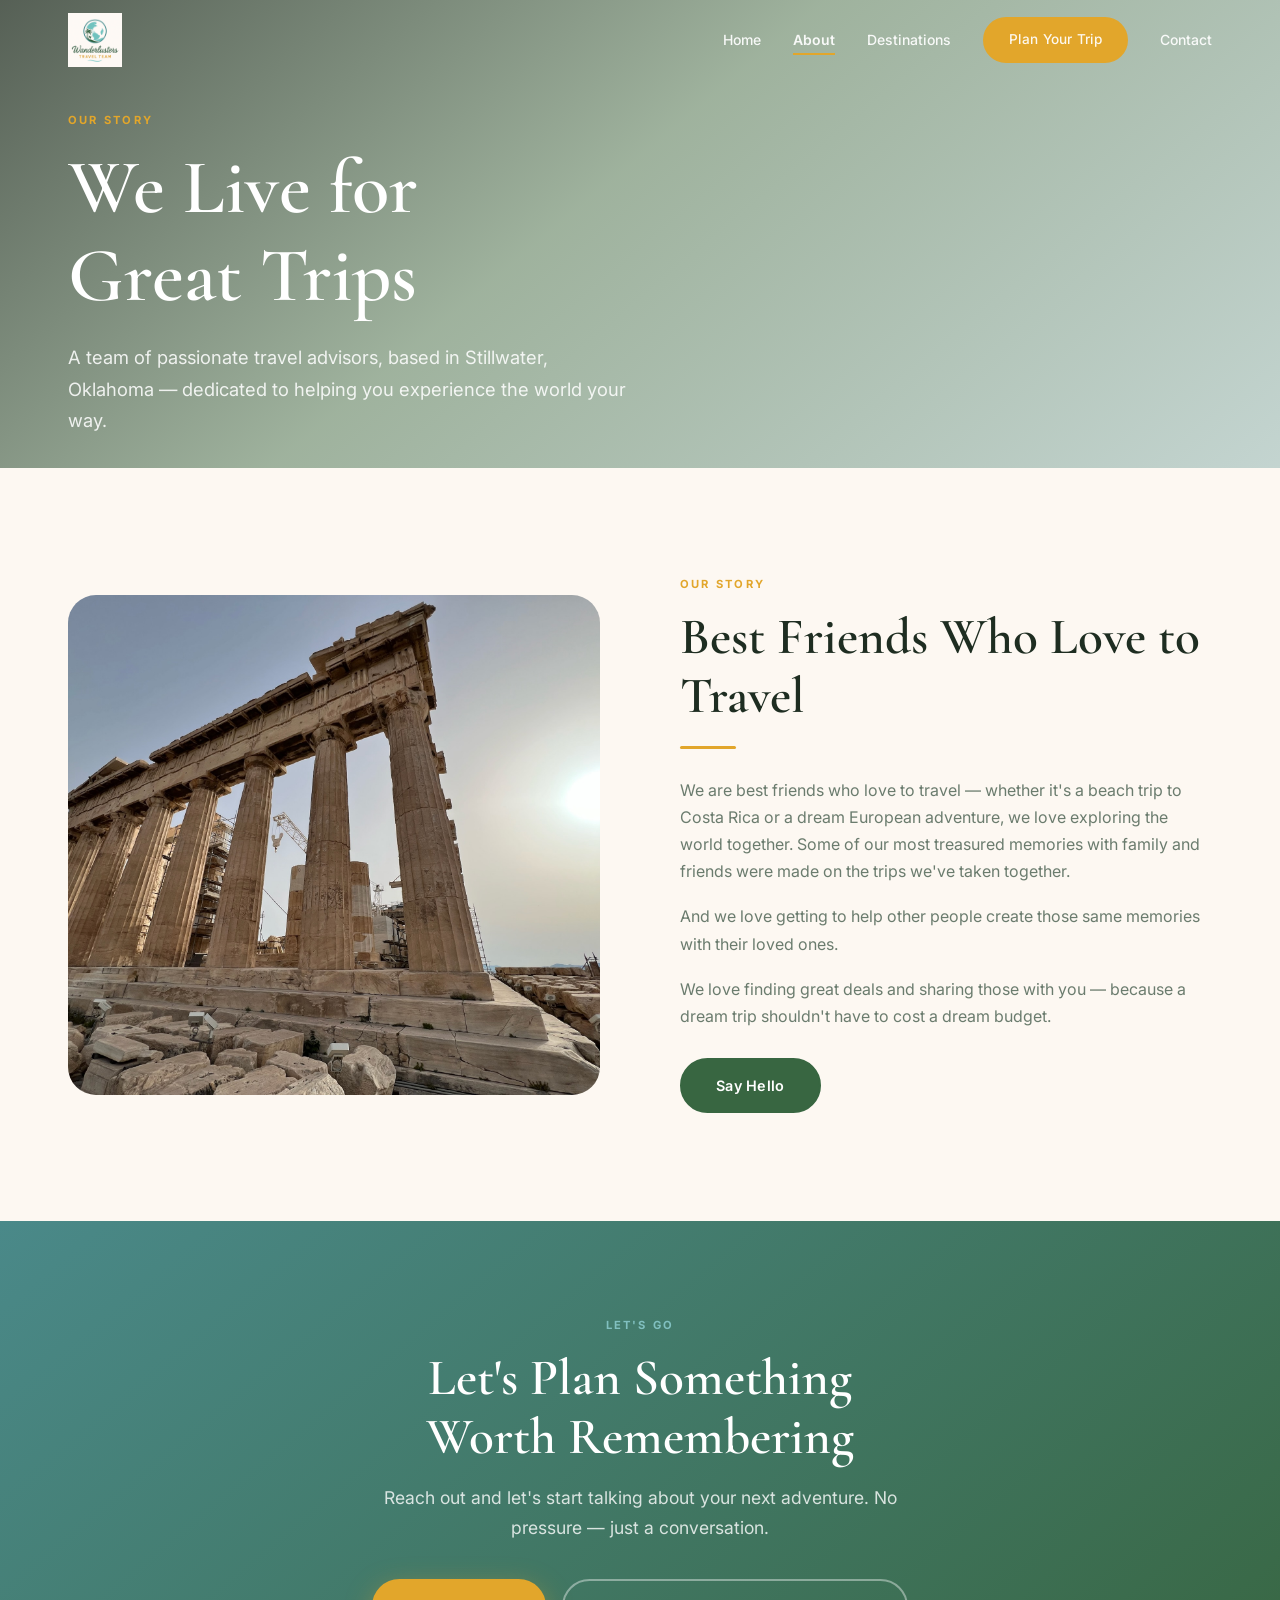
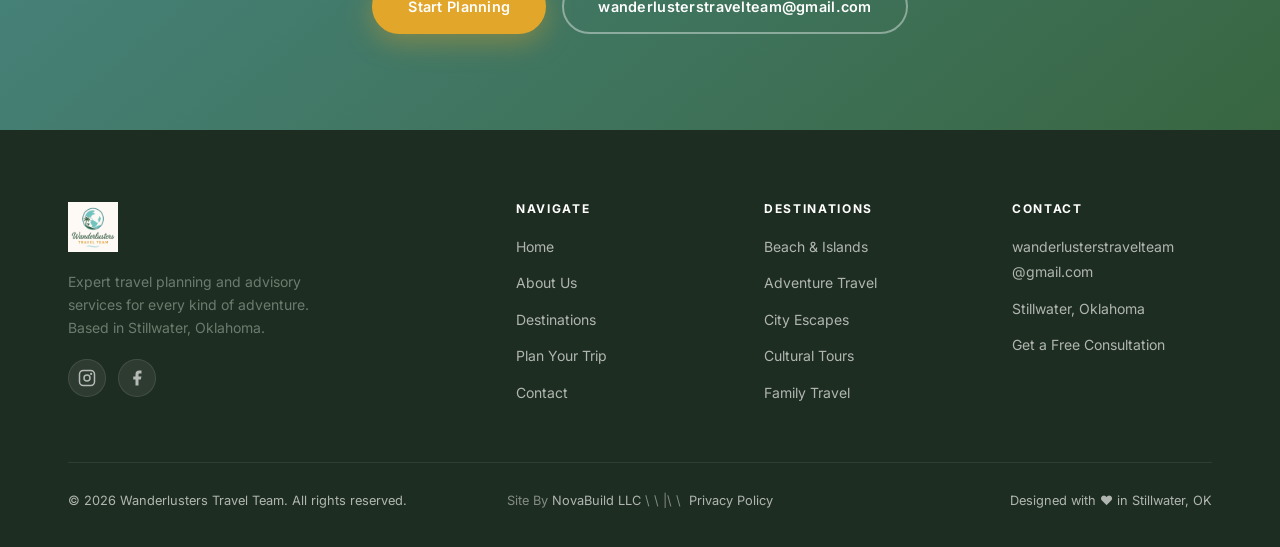
<file: about.html>
<!DOCTYPE html>
<html lang="en">
<head>
  <meta charset="UTF-8" />
  <meta name="viewport" content="width=device-width, initial-scale=1.0" />
  <title>About Us — Wanderlusters Travel Team</title>
  <meta name="description" content="Learn about the Wanderlusters Travel Team — passionate travel advisors based in Stillwater, Oklahoma." />
  <link rel="stylesheet" href="css/style.css" />
</head>
<body>

  <!-- ═══ NAVBAR ═══ -->
  <nav class="navbar" role="navigation" aria-label="Main navigation">
    <div class="nav-inner">
      <a href="index.html" class="nav-logo" aria-label="Wanderlusters Home">
        <img src="assets/logo.jpeg" alt="Wanderlusters Travel Team" />
      </a>
      <div class="nav-links" role="menubar">
        <a href="index.html" role="menuitem">Home</a>
        <a href="about.html" role="menuitem">About</a>
        <a href="destinations.html" role="menuitem">Destinations</a>
        <a href="plan.html" class="btn btn-primary" role="menuitem">Plan Your Trip</a>
        <a href="contact.html" role="menuitem">Contact</a>
      </div>
      <button class="hamburger" aria-label="Open menu" aria-expanded="false">
        <span></span><span></span><span></span>
      </button>
    </div>
  </nav>
  <div class="mobile-nav" role="menu">
    <a href="index.html">Home</a>
    <a href="about.html">About</a>
    <a href="destinations.html">Destinations</a>
    <a href="contact.html">Contact</a>
    <a href="plan.html" class="btn btn-primary">Plan Your Trip</a>
  </div>

  <!-- ═══ HERO ═══ -->
  <section class="hero hero-sm" aria-label="Page hero">
    <!-- Replace with your own photo -->
    <div class="hero-bg" style="background-image: url('https://images.unsplash.com/photo-1501785888041-af3ef285b470?w=1920&q=80');"></div>
    <div class="hero-content">
      <span class="section-label">Our Story</span>
      <h1>We Live for<br>Great Trips</h1>
      <p>A team of passionate travel advisors, based in Stillwater, Oklahoma — dedicated to helping you experience the world your way.</p>
    </div>
  </section>

  <!-- ═══ OUR STORY ═══ -->
  <section class="section">
    <div class="container">
      <div class="about-story">
        <div class="about-story-img fade-up">
          <img src="assets/athens.jpg" alt="Wanderlusters Travel — Athens, Greece" loading="lazy" />
        </div>
        <div class="about-story-text fade-up delay-2">
          <span class="section-label">Our Story</span>
          <h2>Best Friends Who Love to Travel</h2>
          <div class="divider"></div>
          <p>We are best friends who love to travel — whether it's a beach trip to Costa Rica or a dream European adventure, we love exploring the world together. Some of our most treasured memories with family and friends were made on the trips we've taken together.</p>
          <p>And we love getting to help other people create those same memories with their loved ones.</p>
          <p>We love finding great deals and sharing those with you — because a dream trip shouldn't have to cost a dream budget.</p>
          <a href="mailto:wanderlusterstravelteam@gmail.com" class="btn btn-green" style="margin-top: 10px;">Say Hello</a>
        </div>
      </div>
    </div>
  </section>

  <!-- ═══ CTA BANNER ═══ -->
  <section class="cta-banner">
    <div class="container">
      <span class="section-label" style="color: var(--light-teal);">Let's Go</span>
      <h2>Let's Plan Something<br>Worth Remembering</h2>
      <p>Reach out and let's start talking about your next adventure. No pressure — just a conversation.</p>
      <div style="display:flex; gap:16px; justify-content:center; flex-wrap:wrap; margin-top:8px;">
        <a href="plan.html" class="btn btn-primary">Start Planning</a>
        <a href="mailto:wanderlusterstravelteam@gmail.com" class="btn btn-outline" style="border-color:rgba(255,255,255,0.4); color:#fff;">wanderlusterstravelteam@gmail.com</a>
      </div>
    </div>
  </section>

  <!-- ═══ FOOTER ═══ -->
  <footer class="footer">
    <div class="container">
      <div class="footer-grid">
        <div class="footer-brand">
          <img src="assets/logo.jpeg" alt="Wanderlusters Travel Team" class="footer-logo" />
          <p>Expert travel planning and advisory services for every kind of adventure. Based in Stillwater, Oklahoma.</p>
          <div class="footer-social">
            <a href="https://www.instagram.com/wanderlusterstravelteam?igsh=MXJ0aWpsd3dhaW41Mw==" class="social-icon" aria-label="Instagram" target="_blank" rel="noopener noreferrer"><svg xmlns="http://www.w3.org/2000/svg" width="18" height="18" viewBox="0 0 24 24" fill="none" stroke="currentColor" stroke-width="2" stroke-linecap="round" stroke-linejoin="round" aria-hidden="true"><rect x="2" y="2" width="20" height="20" rx="5"/><circle cx="12" cy="12" r="4"/><circle cx="17.5" cy="6.5" r="1.5" fill="currentColor" stroke="none"/></svg></a>
            <a href="https://www.facebook.com/share/18E2jfT5Za/?mibextid=wwXIfr" class="social-icon" aria-label="Facebook" target="_blank" rel="noopener noreferrer"><svg xmlns="http://www.w3.org/2000/svg" width="18" height="18" viewBox="0 0 24 24" fill="currentColor" aria-hidden="true"><path d="M18 2h-3a5 5 0 0 0-5 5v3H7v4h3v8h4v-8h3l1-4h-4V7a1 1 0 0 1 1-1h3z"/></svg></a>
          </div>
        </div>
        <div class="footer-col">
          <h4>Navigate</h4>
          <ul>
            <li><a href="index.html">Home</a></li>
            <li><a href="about.html">About Us</a></li>
            <li><a href="destinations.html">Destinations</a></li>
            <li><a href="plan.html">Plan Your Trip</a></li>
            <li><a href="contact.html">Contact</a></li>
          </ul>
        </div>
        <div class="footer-col">
          <h4>Destinations</h4>
          <ul>
            <li><a href="destinations.html">Beach &amp; Islands</a></li>
            <li><a href="destinations.html">Adventure Travel</a></li>
            <li><a href="destinations.html">City Escapes</a></li>
            <li><a href="destinations.html">Cultural Tours</a></li>
            <li><a href="destinations.html">Family Travel</a></li>
          </ul>
        </div>
        <div class="footer-col">
          <h4>Contact</h4>
          <ul>
            <li><a href="mailto:wanderlusterstravelteam@gmail.com">wanderlusterstravelteam<br>@gmail.com</a></li>
            <li><a href="contact.html">Stillwater, Oklahoma</a></li>
            <li><a href="plan.html">Get a Free Consultation</a></li>
          </ul>
        </div>
      </div>
      <div class="footer-bottom">
        <span>&copy; 2026 Wanderlusters Travel Team. All rights reserved.</span>
        <span class="footer-credit">Site By <a href="https://www.novabuildweb.com" target="_blank" rel="noopener noreferrer">NovaBuild LLC</a> \&nbsp;\&nbsp;|\&nbsp;\&nbsp; <a href="privacy.html">Privacy Policy</a></span>
        <span>Designed with ❤️ in Stillwater, OK</span>
      </div>
    </div>
  </footer>

  <script src="js/main.js"></script>
</body>
</html>
</file>
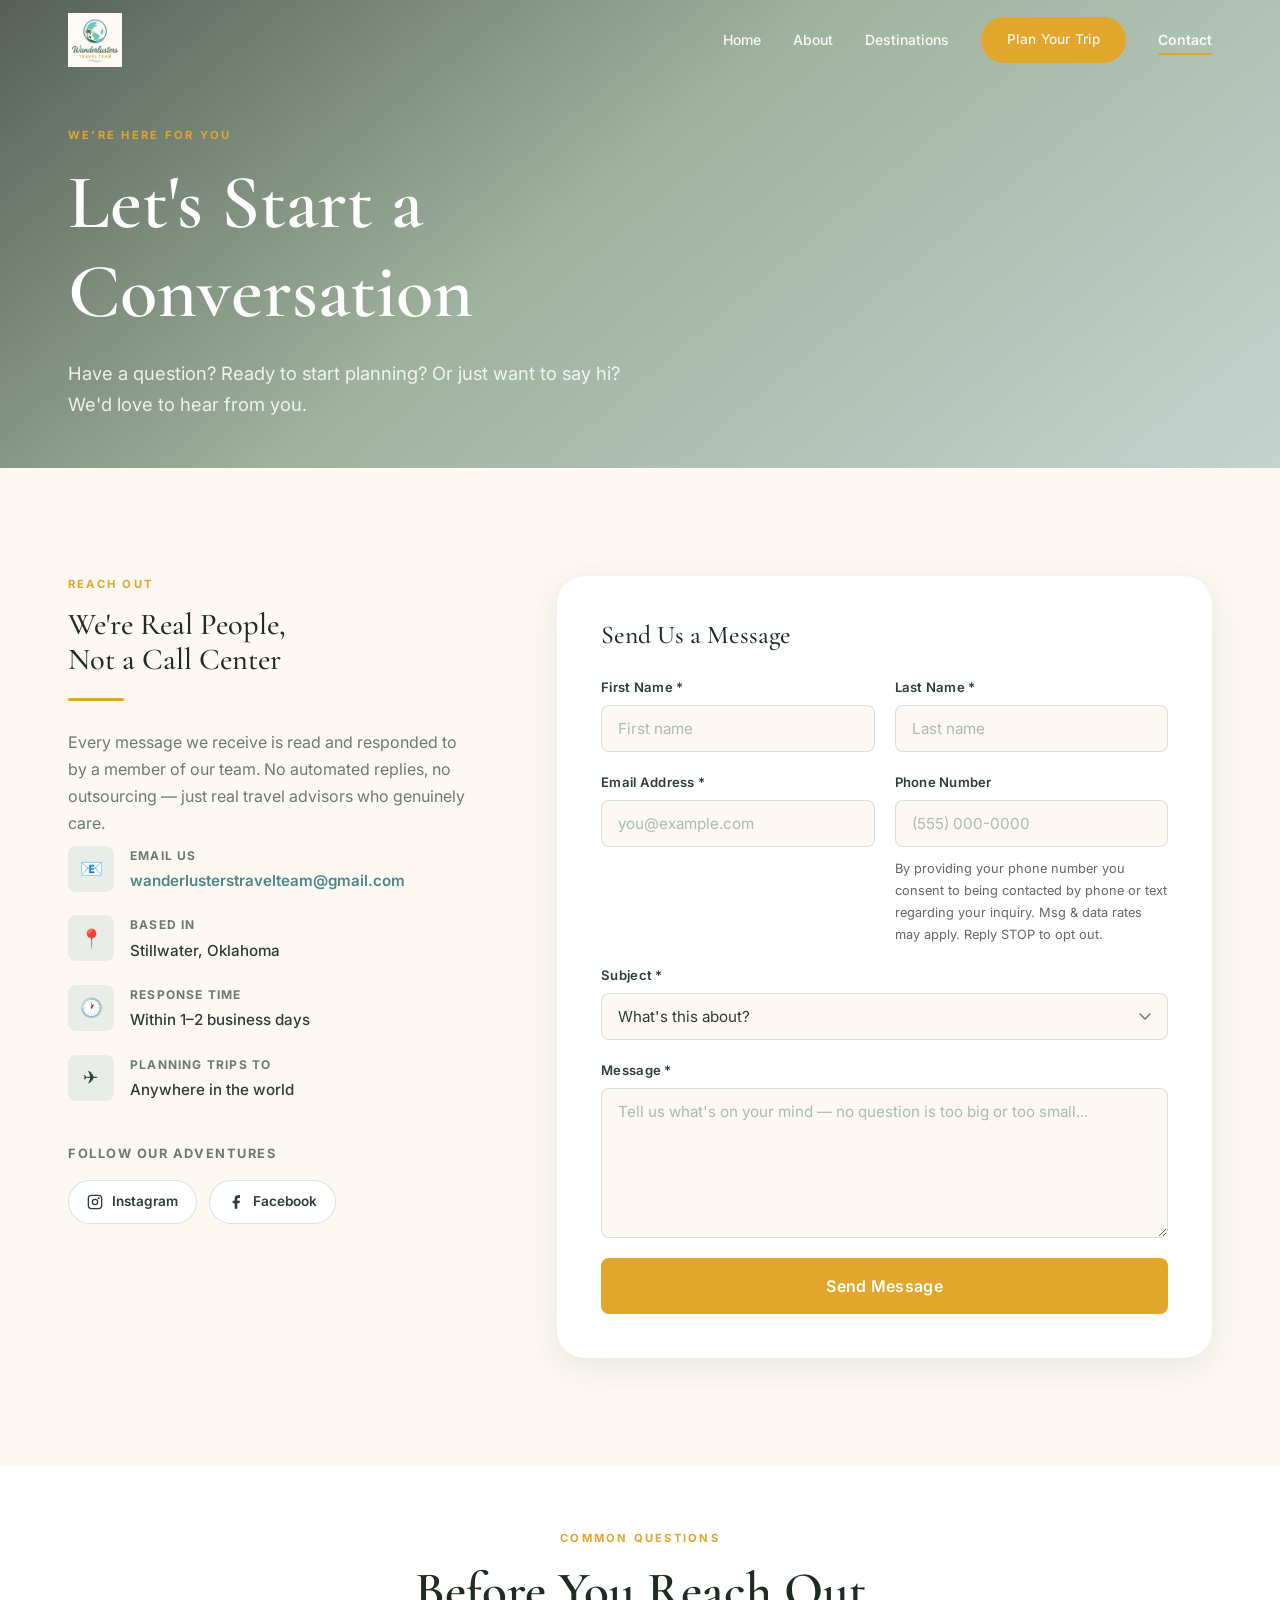
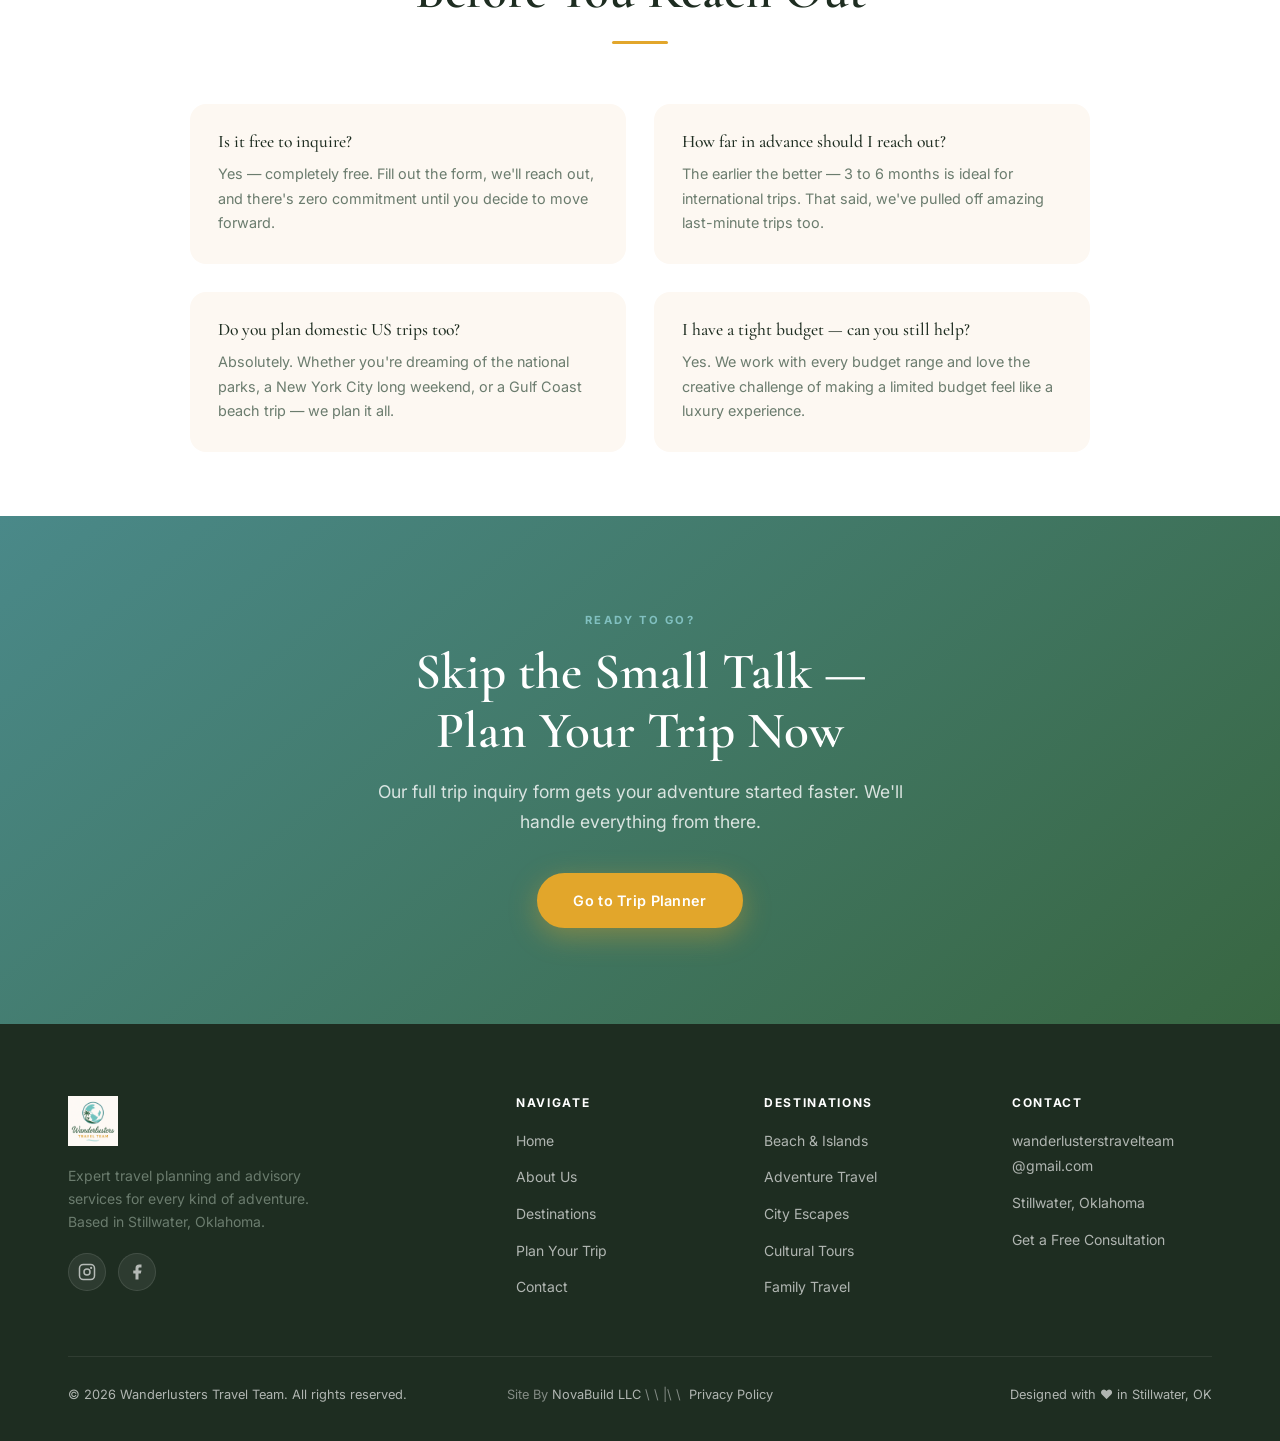
<file: contact.html>
<!DOCTYPE html>
<html lang="en">
<head>
  <meta charset="UTF-8" />
  <meta name="viewport" content="width=device-width, initial-scale=1.0" />
  <title>Contact Us — Wanderlusters Travel Team</title>
  <meta name="description" content="Get in touch with the Wanderlusters Travel Team in Stillwater, Oklahoma. We'd love to help you plan your next adventure." />
  <link rel="stylesheet" href="css/style.css" />
</head>
<body>

  <!-- ═══ NAVBAR ═══ -->
  <nav class="navbar" role="navigation" aria-label="Main navigation">
    <div class="nav-inner">
      <a href="index.html" class="nav-logo" aria-label="Wanderlusters Home">
        <img src="assets/logo.jpeg" alt="Wanderlusters Travel Team" />
      </a>
      <div class="nav-links" role="menubar">
        <a href="index.html" role="menuitem">Home</a>
        <a href="about.html" role="menuitem">About</a>
        <a href="destinations.html" role="menuitem">Destinations</a>
        <a href="plan.html" class="btn btn-primary" role="menuitem">Plan Your Trip</a>
        <a href="contact.html" role="menuitem">Contact</a>
      </div>
      <button class="hamburger" aria-label="Open menu" aria-expanded="false">
        <span></span><span></span><span></span>
      </button>
    </div>
  </nav>
  <div class="mobile-nav" role="menu">
    <a href="index.html">Home</a>
    <a href="about.html">About</a>
    <a href="destinations.html">Destinations</a>
    <a href="contact.html">Contact</a>
    <a href="plan.html" class="btn btn-primary">Plan Your Trip</a>
  </div>

  <!-- ═══ HERO ═══ -->
  <section class="hero hero-sm" aria-label="Page hero">
    <!-- Replace with your own photo -->
    <div class="hero-bg" style="background-image: url('https://images.unsplash.com/photo-1520250497591-112f2f40a3f4?w=1920&q=80');"></div>
    <div class="hero-content">
      <span class="section-label">We're Here for You</span>
      <h1>Let's Start a<br>Conversation</h1>
      <p>Have a question? Ready to start planning? Or just want to say hi? We'd love to hear from you.</p>
    </div>
  </section>

  <!-- ═══ CONTACT SECTION ═══ -->
  <section class="section">
    <div class="container">
      <div class="contact-layout">

        <!-- Contact Info -->
        <div class="fade-up">
          <span class="section-label">Reach Out</span>
          <h3>We're Real People,<br>Not a Call Center</h3>
          <div class="divider"></div>
          <p>Every message we receive is read and responded to by a member of our team. No automated replies, no outsourcing — just real travel advisors who genuinely care.</p>

          <div class="contact-details">
            <div class="contact-item">
              <div class="contact-icon">📧</div>
              <div>
                <span class="ci-label">Email Us</span>
                <a href="mailto:wanderlusterstravelteam@gmail.com" class="ci-value" style="color:var(--teal); font-weight:600;">
                  wanderlusterstravelteam@gmail.com
                </a>
              </div>
            </div>
            <div class="contact-item">
              <div class="contact-icon">📍</div>
              <div>
                <span class="ci-label">Based In</span>
                <span class="ci-value">Stillwater, Oklahoma</span>
              </div>
            </div>
            <div class="contact-item">
              <div class="contact-icon">🕐</div>
              <div>
                <span class="ci-label">Response Time</span>
                <span class="ci-value">Within 1–2 business days</span>
              </div>
            </div>
            <div class="contact-item">
              <div class="contact-icon">✈️</div>
              <div>
                <span class="ci-label">Planning Trips To</span>
                <span class="ci-value">Anywhere in the world</span>
              </div>
            </div>
          </div>

          <!-- Social Links -->
          <div style="margin-top:40px;">
            <p style="font-size:0.8rem; font-weight:700; color:var(--muted); text-transform:uppercase; letter-spacing:0.12em; margin-bottom:16px;">Follow Our Adventures</p>
            <div style="display:flex; gap:12px; flex-wrap:wrap;">
              <a href="https://www.instagram.com/wanderlusterstravelteam?igsh=MXJ0aWpsd3dhaW41Mw==" target="_blank" rel="noopener noreferrer" style="display:flex; align-items:center; gap:9px; padding:10px 18px; background:var(--white); border:1.5px solid rgba(74,137,137,0.22); border-radius:99px; font-size:0.85rem; font-weight:600; color:var(--text); transition:all 0.2s;" onmouseover="this.style.borderColor='var(--teal)';this.style.color='var(--teal)'" onmouseout="this.style.borderColor='rgba(74,137,137,0.22)';this.style.color='var(--text)'"><svg xmlns="http://www.w3.org/2000/svg" width="16" height="16" viewBox="0 0 24 24" fill="none" stroke="currentColor" stroke-width="2" stroke-linecap="round" stroke-linejoin="round" aria-hidden="true"><rect x="2" y="2" width="20" height="20" rx="5"/><circle cx="12" cy="12" r="4"/><circle cx="17.5" cy="6.5" r="1.5" fill="currentColor" stroke="none"/></svg> Instagram</a>
              <a href="https://www.facebook.com/share/18E2jfT5Za/?mibextid=wwXIfr" target="_blank" rel="noopener noreferrer" style="display:flex; align-items:center; gap:9px; padding:10px 18px; background:var(--white); border:1.5px solid rgba(74,137,137,0.22); border-radius:99px; font-size:0.85rem; font-weight:600; color:var(--text); transition:all 0.2s;" onmouseover="this.style.borderColor='var(--teal)';this.style.color='var(--teal)'" onmouseout="this.style.borderColor='rgba(74,137,137,0.22)';this.style.color='var(--text)'"><svg xmlns="http://www.w3.org/2000/svg" width="16" height="16" viewBox="0 0 24 24" fill="currentColor" aria-hidden="true"><path d="M18 2h-3a5 5 0 0 0-5 5v3H7v4h3v8h4v-8h3l1-4h-4V7a1 1 0 0 1 1-1h3z"/></svg> Facebook</a>
            </div>
          </div>
        </div>

        <!-- Contact Form -->
        <div class="contact-form-card fade-up delay-2">
          <h3>Send Us a Message</h3>

          <div class="form-thankyou" id="contact-success" style="display:none;">
            <div class="form-thankyou__icon">🌿</div>
            <span class="section-label" style="text-align:center;">Message Received</span>
            <h2 class="form-thankyou__heading">You're One Step Closer to<br>Your Next Adventure</h2>
            <div class="divider centered"></div>
            <p class="form-thankyou__body">We got your message and we'll be in touch within 24 hours. Start dreaming — something amazing is coming.</p>
            <a href="destinations.html" class="btn btn-primary form-thankyou__cta">Explore Destinations</a>
          </div>

          <form
            name="contact"
            method="POST"
            netlify
            data-netlify="true"
            netlify-honeypot="bot-field"
            action="/"
          >
            <input type="hidden" name="form-name" value="contact" />
            <p style="display:none;"><label>Don't fill this out: <input name="bot-field" /></label></p>

            <div class="form-grid">
              <div class="form-group">
                <label for="c_first">First Name *</label>
                <input type="text" id="c_first" name="first_name" placeholder="First name" required />
              </div>
              <div class="form-group">
                <label for="c_last">Last Name *</label>
                <input type="text" id="c_last" name="last_name" placeholder="Last name" required />
              </div>
              <div class="form-group">
                <label for="c_email">Email Address *</label>
                <input type="email" id="c_email" name="email" placeholder="you@example.com" required />
              </div>
              <div class="form-group">
                <label for="c_phone">Phone Number</label>
                <input type="tel" id="c_phone" name="phone" placeholder="(555) 000-0000" />
                <p style="font-size:0.8rem;color:#666;margin-top:4px;">By providing your phone number you consent to being contacted by phone or text regarding your inquiry. Msg &amp; data rates may apply. Reply STOP to opt out.</p>
              </div>
              <div class="form-group full">
                <label for="c_subject">Subject *</label>
                <select id="c_subject" name="subject" required>
                  <option value="" disabled selected>What's this about?</option>
                  <option>I want to plan a trip</option>
                  <option>I have a question about a destination</option>
                  <option>I'm an existing client</option>
                  <option>Partnership or collaboration</option>
                  <option>Other</option>
                </select>
              </div>
              <div class="form-group full">
                <label for="c_message">Message *</label>
                <textarea id="c_message" name="message" placeholder="Tell us what's on your mind — no question is too big or too small..." required style="min-height:150px;"></textarea>
              </div>
              <div class="form-group full form-submit">
                <button type="submit" class="btn btn-primary">Send Message</button>
              </div>
            </div>
          </form>
        </div>

      </div>
    </div>
  </section>

  <!-- ═══ FAQ STRIP ═══ -->
  <section class="section-sm" style="background:var(--white);">
    <div class="container">
      <div class="section-heading centered fade-up">
        <span class="section-label">Common Questions</span>
        <h2>Before You Reach Out</h2>
        <div class="divider centered"></div>
      </div>
      <div style="display:grid; grid-template-columns:repeat(2,1fr); gap:28px; max-width:900px; margin:0 auto;">
        <div class="fade-up delay-1" style="padding:28px; background:var(--cream); border-radius:var(--radius-md);">
          <h4 style="margin-bottom:10px; font-size:1.1rem;">Is it free to inquire?</h4>
          <p style="font-size:0.9rem;">Yes — completely free. Fill out the form, we'll reach out, and there's zero commitment until you decide to move forward.</p>
        </div>
        <div class="fade-up delay-2" style="padding:28px; background:var(--cream); border-radius:var(--radius-md);">
          <h4 style="margin-bottom:10px; font-size:1.1rem;">How far in advance should I reach out?</h4>
          <p style="font-size:0.9rem;">The earlier the better — 3 to 6 months is ideal for international trips. That said, we've pulled off amazing last-minute trips too.</p>
        </div>
        <div class="fade-up delay-3" style="padding:28px; background:var(--cream); border-radius:var(--radius-md);">
          <h4 style="margin-bottom:10px; font-size:1.1rem;">Do you plan domestic US trips too?</h4>
          <p style="font-size:0.9rem;">Absolutely. Whether you're dreaming of the national parks, a New York City long weekend, or a Gulf Coast beach trip — we plan it all.</p>
        </div>
        <div class="fade-up delay-4" style="padding:28px; background:var(--cream); border-radius:var(--radius-md);">
          <h4 style="margin-bottom:10px; font-size:1.1rem;">I have a tight budget — can you still help?</h4>
          <p style="font-size:0.9rem;">Yes. We work with every budget range and love the creative challenge of making a limited budget feel like a luxury experience.</p>
        </div>
      </div>
    </div>
  </section>

  <!-- ═══ CTA BANNER ═══ -->
  <section class="cta-banner">
    <div class="container">
      <span class="section-label" style="color: var(--light-teal);">Ready to Go?</span>
      <h2>Skip the Small Talk —<br>Plan Your Trip Now</h2>
      <p>Our full trip inquiry form gets your adventure started faster. We'll handle everything from there.</p>
      <a href="plan.html" class="btn btn-primary">Go to Trip Planner</a>
    </div>
  </section>

  <!-- ═══ FOOTER ═══ -->
  <footer class="footer">
    <div class="container">
      <div class="footer-grid">
        <div class="footer-brand">
          <img src="assets/logo.jpeg" alt="Wanderlusters Travel Team" class="footer-logo" />
          <p>Expert travel planning and advisory services for every kind of adventure. Based in Stillwater, Oklahoma.</p>
          <div class="footer-social">
            <a href="https://www.instagram.com/wanderlusterstravelteam?igsh=MXJ0aWpsd3dhaW41Mw==" class="social-icon" aria-label="Instagram" target="_blank" rel="noopener noreferrer"><svg xmlns="http://www.w3.org/2000/svg" width="18" height="18" viewBox="0 0 24 24" fill="none" stroke="currentColor" stroke-width="2" stroke-linecap="round" stroke-linejoin="round" aria-hidden="true"><rect x="2" y="2" width="20" height="20" rx="5"/><circle cx="12" cy="12" r="4"/><circle cx="17.5" cy="6.5" r="1.5" fill="currentColor" stroke="none"/></svg></a>
            <a href="https://www.facebook.com/share/18E2jfT5Za/?mibextid=wwXIfr" class="social-icon" aria-label="Facebook" target="_blank" rel="noopener noreferrer"><svg xmlns="http://www.w3.org/2000/svg" width="18" height="18" viewBox="0 0 24 24" fill="currentColor" aria-hidden="true"><path d="M18 2h-3a5 5 0 0 0-5 5v3H7v4h3v8h4v-8h3l1-4h-4V7a1 1 0 0 1 1-1h3z"/></svg></a>
          </div>
        </div>
        <div class="footer-col">
          <h4>Navigate</h4>
          <ul>
            <li><a href="index.html">Home</a></li>
            <li><a href="about.html">About Us</a></li>
            <li><a href="destinations.html">Destinations</a></li>
            <li><a href="plan.html">Plan Your Trip</a></li>
            <li><a href="contact.html">Contact</a></li>
          </ul>
        </div>
        <div class="footer-col">
          <h4>Destinations</h4>
          <ul>
            <li><a href="destinations.html">Beach &amp; Islands</a></li>
            <li><a href="destinations.html">Adventure Travel</a></li>
            <li><a href="destinations.html">City Escapes</a></li>
            <li><a href="destinations.html">Cultural Tours</a></li>
            <li><a href="destinations.html">Family Travel</a></li>
          </ul>
        </div>
        <div class="footer-col">
          <h4>Contact</h4>
          <ul>
            <li><a href="mailto:wanderlusterstravelteam@gmail.com">wanderlusterstravelteam<br>@gmail.com</a></li>
            <li><a href="contact.html">Stillwater, Oklahoma</a></li>
            <li><a href="plan.html">Get a Free Consultation</a></li>
          </ul>
        </div>
      </div>
      <div class="footer-bottom">
        <span>&copy; 2026 Wanderlusters Travel Team. All rights reserved.</span>
        <span class="footer-credit">Site By <a href="https://www.novabuildweb.com" target="_blank" rel="noopener noreferrer">NovaBuild LLC</a> \&nbsp;\&nbsp;|\&nbsp;\&nbsp; <a href="privacy.html">Privacy Policy</a></span>
        <span>Designed with ❤️ in Stillwater, OK</span>
      </div>
    </div>
  </footer>

  <script src="js/main.js"></script>
</body>
</html>
</file>
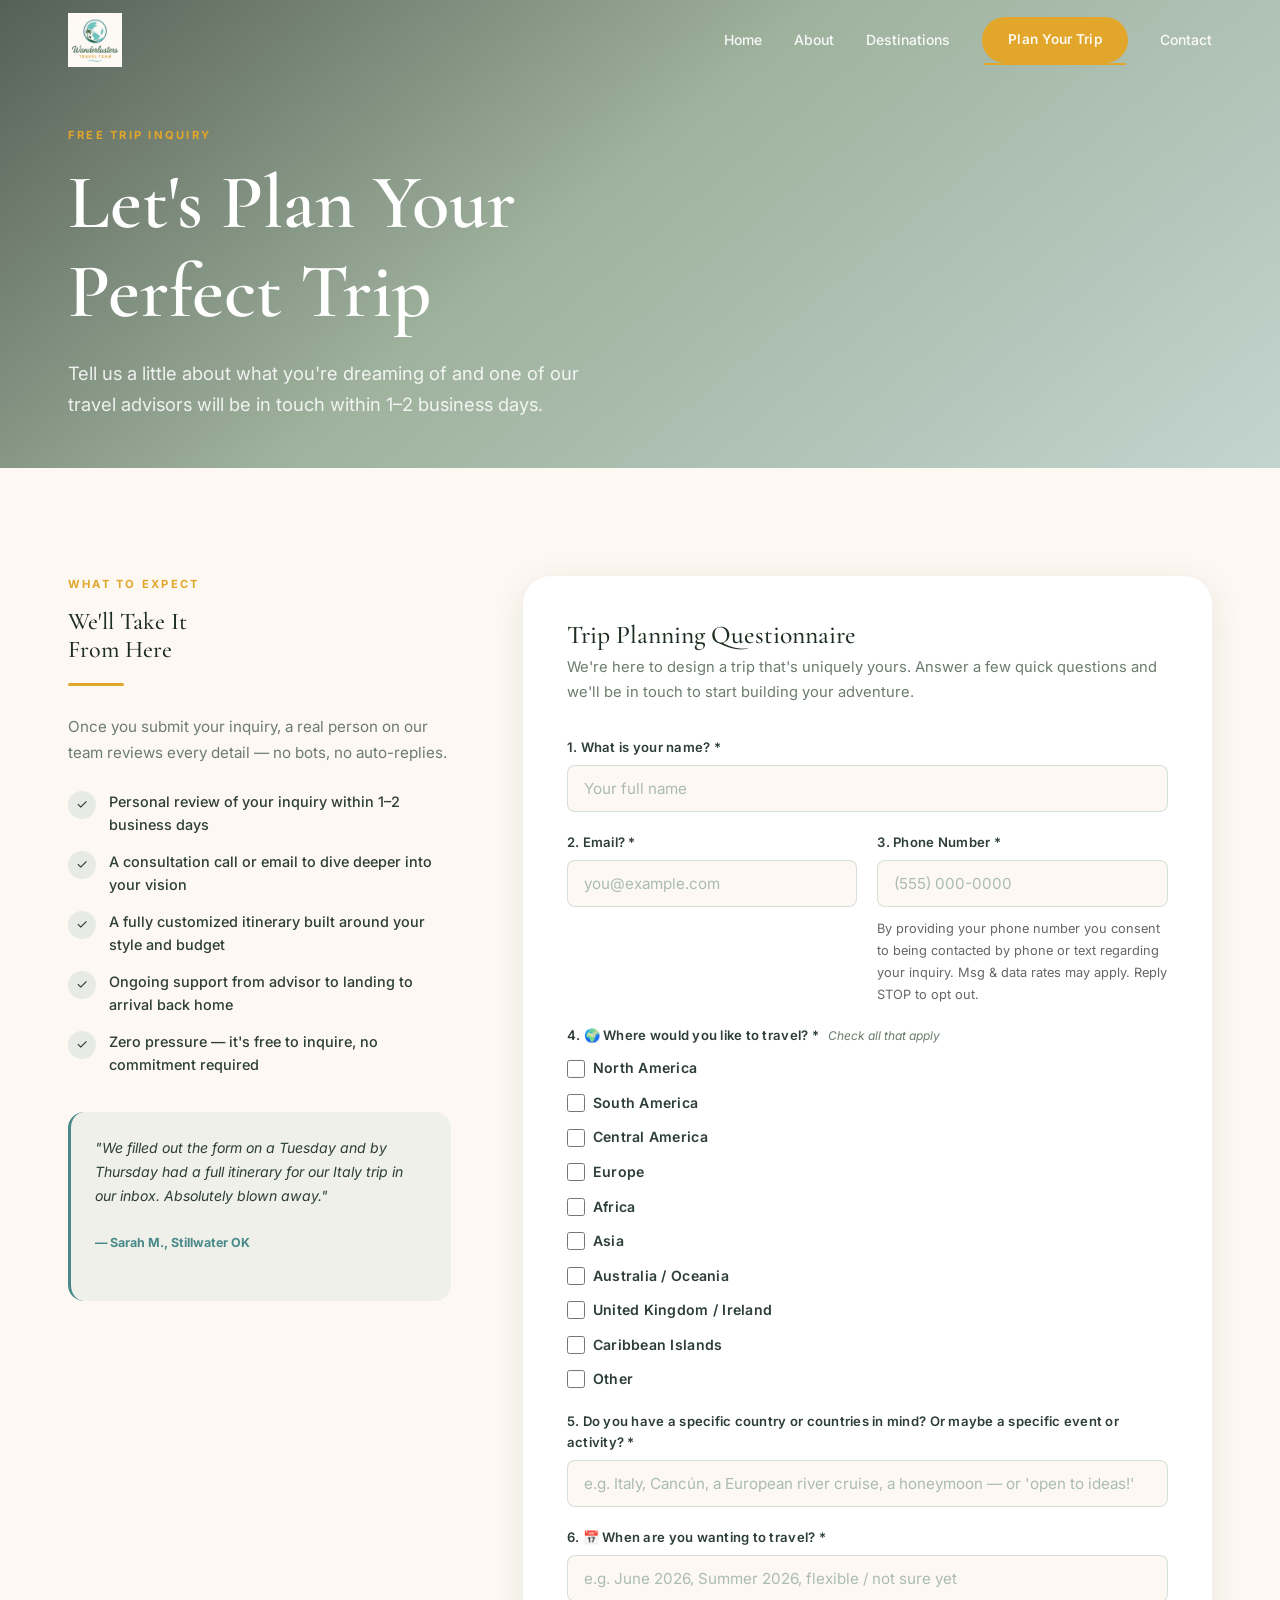
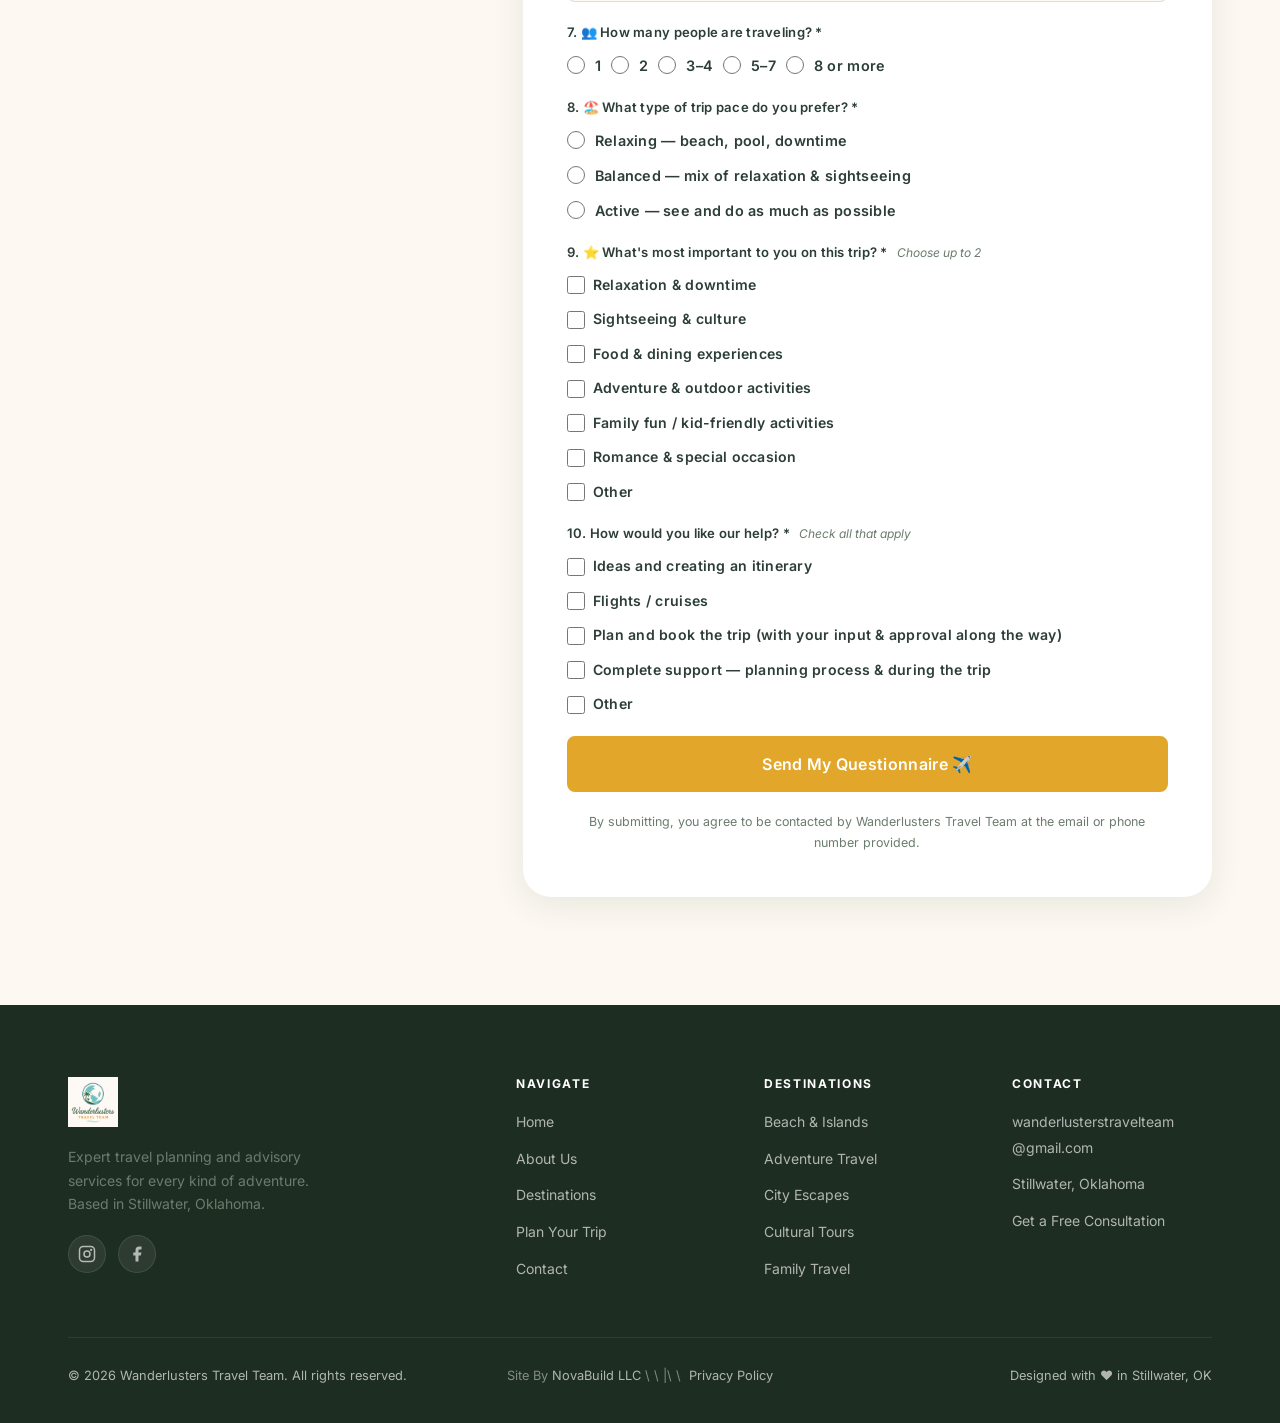
<file: plan.html>
<!DOCTYPE html>
<html lang="en">
<head>
  <meta charset="UTF-8" />
  <meta name="viewport" content="width=device-width, initial-scale=1.0" />
  <title>Plan Your Trip — Wanderlusters Travel Team</title>
  <meta name="description" content="Tell us about your dream trip. Wanderlusters Travel Team will craft a personalized itinerary just for you." />
  <link rel="stylesheet" href="css/style.css" />
</head>
<body>

  <!-- ═══ NAVBAR ═══ -->
  <nav class="navbar" role="navigation" aria-label="Main navigation">
    <div class="nav-inner">
      <a href="index.html" class="nav-logo" aria-label="Wanderlusters Home">
        <img src="assets/logo.jpeg" alt="Wanderlusters Travel Team" />
      </a>
      <div class="nav-links" role="menubar">
        <a href="index.html" role="menuitem">Home</a>
        <a href="about.html" role="menuitem">About</a>
        <a href="destinations.html" role="menuitem">Destinations</a>
        <a href="plan.html" class="btn btn-primary" role="menuitem">Plan Your Trip</a>
        <a href="contact.html" role="menuitem">Contact</a>
      </div>
      <button class="hamburger" aria-label="Open menu" aria-expanded="false">
        <span></span><span></span><span></span>
      </button>
    </div>
  </nav>
  <div class="mobile-nav" role="menu">
    <a href="index.html">Home</a>
    <a href="about.html">About</a>
    <a href="destinations.html">Destinations</a>
    <a href="contact.html">Contact</a>
    <a href="plan.html" class="btn btn-primary">Plan Your Trip</a>
  </div>

  <!-- ═══ HERO ═══ -->
  <section class="hero hero-sm" aria-label="Page hero">
    <!-- Replace with your own photo -->
    <div class="hero-bg" style="background-image: url('https://images.unsplash.com/photo-1506929562872-bb421503ef21?w=1920&q=80');"></div>
    <div class="hero-content">
      <span class="section-label">Free Trip Inquiry</span>
      <h1>Let's Plan Your<br>Perfect Trip</h1>
      <p>Tell us a little about what you're dreaming of and one of our travel advisors will be in touch within 1–2 business days.</p>
    </div>
  </section>

  <!-- ═══ PLAN LAYOUT ═══ -->
  <section class="section">
    <div class="container">
      <div class="plan-layout">

        <!-- Sidebar -->
        <aside class="plan-sidebar fade-up">
          <span class="section-label">What To Expect</span>
          <h3>We'll Take It<br>From Here</h3>
          <div class="divider"></div>
          <p>Once you submit your inquiry, a real person on our team reviews every detail — no bots, no auto-replies.</p>

          <div class="plan-checklist">
            <div class="plan-check-item">
              <div class="plan-check-icon">✓</div>
              <span class="plan-check-text">Personal review of your inquiry within 1–2 business days</span>
            </div>
            <div class="plan-check-item">
              <div class="plan-check-icon">✓</div>
              <span class="plan-check-text">A consultation call or email to dive deeper into your vision</span>
            </div>
            <div class="plan-check-item">
              <div class="plan-check-icon">✓</div>
              <span class="plan-check-text">A fully customized itinerary built around your style and budget</span>
            </div>
            <div class="plan-check-item">
              <div class="plan-check-icon">✓</div>
              <span class="plan-check-text">Ongoing support from advisor to landing to arrival back home</span>
            </div>
            <div class="plan-check-item">
              <div class="plan-check-icon">✓</div>
              <span class="plan-check-text">Zero pressure — it's free to inquire, no commitment required</span>
            </div>
          </div>

          <div style="margin-top:36px; padding:24px; background:rgba(74,137,137,0.08); border-radius:var(--radius-md); border-left:3px solid var(--teal);">
            <p style="font-size:0.88rem; color:var(--text); font-style:italic; line-height:1.7;">"We filled out the form on a Tuesday and by Thursday had a full itinerary for our Italy trip in our inbox. Absolutely blown away."</p>
            <p style="font-size:0.78rem; font-weight:700; color:var(--teal); margin-top:10px;">— Sarah M., Stillwater OK</p>
          </div>
        </aside>

        <!-- Inquiry Form -->
        <div class="form-card fade-up delay-2">
          <h3>Trip Planning Questionnaire</h3>
          <p class="subtitle">We're here to design a trip that's uniquely yours. Answer a few quick questions and we'll be in touch to start building your adventure.</p>

          <div class="form-thankyou" id="plan-success" style="display:none;">
            <div class="form-thankyou__icon">🌿</div>
            <span class="section-label" style="text-align:center;">Message Received</span>
            <h2 class="form-thankyou__heading">You're One Step Closer to<br>Your Next Adventure</h2>
            <div class="divider centered"></div>
            <p class="form-thankyou__body">We got your message and we'll be in touch within 24 hours. Start dreaming — something amazing is coming.</p>
            <a href="destinations.html" class="btn btn-primary form-thankyou__cta">Explore Destinations</a>
          </div>

          <form
            name="trip-inquiry"
            method="POST"
            data-netlify="true"
            netlify-honeypot="bot-field"
          >
            <input type="hidden" name="form-name" value="trip-inquiry" />
            <p style="display:none;"><label>Don't fill this out: <input name="bot-field" /></label></p>

            <div class="form-grid">

              <!-- Q1 Name -->
              <div class="form-group full">
                <label for="name">1. What is your name? *</label>
                <input type="text" id="name" name="name" placeholder="Your full name" required />
              </div>

              <!-- Q2 Email -->
              <div class="form-group">
                <label for="email">2. Email? *</label>
                <input type="email" id="email" name="email" placeholder="you@example.com" required />
              </div>

              <!-- Q3 Phone -->
              <div class="form-group">
                <label for="phone">3. Phone Number *</label>
                <input type="tel" id="phone" name="phone" placeholder="(555) 000-0000" required />
                <p style="font-size:0.8rem;color:#666;margin-top:4px;">By providing your phone number you consent to being contacted by phone or text regarding your inquiry. Msg &amp; data rates may apply. Reply STOP to opt out.</p>
              </div>

              <!-- Q4 Region -->
              <div class="form-group full">
                <label>4. 🌍 Where would you like to travel? * <span class="form-hint">Check all that apply</span></label>
                <div class="checkbox-group checkbox-group--stacked">
                  <label class="checkbox-label"><input type="checkbox" name="region" value="North America" /><span>North America</span></label>
                  <label class="checkbox-label"><input type="checkbox" name="region" value="South America" /><span>South America</span></label>
                  <label class="checkbox-label"><input type="checkbox" name="region" value="Central America" /><span>Central America</span></label>
                  <label class="checkbox-label"><input type="checkbox" name="region" value="Europe" /><span>Europe</span></label>
                  <label class="checkbox-label"><input type="checkbox" name="region" value="Africa" /><span>Africa</span></label>
                  <label class="checkbox-label"><input type="checkbox" name="region" value="Asia" /><span>Asia</span></label>
                  <label class="checkbox-label"><input type="checkbox" name="region" value="Australia / Oceania" /><span>Australia / Oceania</span></label>
                  <label class="checkbox-label"><input type="checkbox" name="region" value="United Kingdom / Ireland" /><span>United Kingdom / Ireland</span></label>
                  <label class="checkbox-label"><input type="checkbox" name="region" value="Caribbean Islands" /><span>Caribbean Islands</span></label>
                  <label class="checkbox-label"><input type="checkbox" name="region" value="Other" /><span>Other</span></label>
                </div>
              </div>

              <!-- Q5 Specific destination -->
              <div class="form-group full">
                <label for="specific_dest">5. Do you have a specific country or countries in mind? Or maybe a specific event or activity? *</label>
                <input type="text" id="specific_dest" name="specific_destination" placeholder="e.g. Italy, Cancún, a European river cruise, a honeymoon — or 'open to ideas!'" required />
              </div>

              <!-- Q6 Travel dates -->
              <div class="form-group full">
                <label for="travel_when">6. 📅 When are you wanting to travel? *</label>
                <input type="text" id="travel_when" name="travel_when" placeholder="e.g. June 2026, Summer 2026, flexible / not sure yet" required />
              </div>

              <!-- Q7 Group size -->
              <div class="form-group full">
                <label>7. 👥 How many people are traveling? *</label>
                <div class="radio-group">
                  <label class="radio-label"><input type="radio" name="group_size" value="1" required /><span>1</span></label>
                  <label class="radio-label"><input type="radio" name="group_size" value="2" /><span>2</span></label>
                  <label class="radio-label"><input type="radio" name="group_size" value="3–4" /><span>3–4</span></label>
                  <label class="radio-label"><input type="radio" name="group_size" value="5–7" /><span>5–7</span></label>
                  <label class="radio-label"><input type="radio" name="group_size" value="8 or more" /><span>8 or more</span></label>
                </div>
              </div>

              <!-- Q8 Trip pace -->
              <div class="form-group full">
                <label>8. 🏖️ What type of trip pace do you prefer? *</label>
                <div class="radio-group radio-group--stacked">
                  <label class="radio-label"><input type="radio" name="trip_pace" value="Relaxing (beach, pool, downtime)" required /><span>Relaxing — beach, pool, downtime</span></label>
                  <label class="radio-label"><input type="radio" name="trip_pace" value="Balanced (mix of relaxation + sightseeing)" /><span>Balanced — mix of relaxation &amp; sightseeing</span></label>
                  <label class="radio-label"><input type="radio" name="trip_pace" value="Active (see and do as much as possible)" /><span>Active — see and do as much as possible</span></label>
                </div>
              </div>

              <!-- Q9 Priorities -->
              <div class="form-group full">
                <label>9. ⭐ What's most important to you on this trip? * <span class="form-hint">Choose up to 2</span></label>
                <div class="checkbox-group checkbox-group--stacked">
                  <label class="checkbox-label"><input type="checkbox" name="priorities" value="Relaxation & downtime" /><span>Relaxation &amp; downtime</span></label>
                  <label class="checkbox-label"><input type="checkbox" name="priorities" value="Sightseeing & culture" /><span>Sightseeing &amp; culture</span></label>
                  <label class="checkbox-label"><input type="checkbox" name="priorities" value="Food & dining experiences" /><span>Food &amp; dining experiences</span></label>
                  <label class="checkbox-label"><input type="checkbox" name="priorities" value="Adventure & outdoor activities" /><span>Adventure &amp; outdoor activities</span></label>
                  <label class="checkbox-label"><input type="checkbox" name="priorities" value="Family fun / kid-friendly activities" /><span>Family fun / kid-friendly activities</span></label>
                  <label class="checkbox-label"><input type="checkbox" name="priorities" value="Romance & special occasion" /><span>Romance &amp; special occasion</span></label>
                  <label class="checkbox-label"><input type="checkbox" name="priorities" value="Other" /><span>Other</span></label>
                </div>
              </div>

              <!-- Q10 How to help -->
              <div class="form-group full">
                <label>10. How would you like our help? * <span class="form-hint">Check all that apply</span></label>
                <div class="checkbox-group checkbox-group--stacked">
                  <label class="checkbox-label"><input type="checkbox" name="help_type" value="Ideas and creating an itinerary" /><span>Ideas and creating an itinerary</span></label>
                  <label class="checkbox-label"><input type="checkbox" name="help_type" value="Flights/cruises" /><span>Flights / cruises</span></label>
                  <label class="checkbox-label"><input type="checkbox" name="help_type" value="Plan and book the trip" /><span>Plan and book the trip (with your input &amp; approval along the way)</span></label>
                  <label class="checkbox-label"><input type="checkbox" name="help_type" value="Complete support" /><span>Complete support — planning process &amp; during the trip</span></label>
                  <label class="checkbox-label"><input type="checkbox" name="help_type" value="Other" /><span>Other</span></label>
                </div>
              </div>

              <!-- Submit -->
              <div class="form-group full form-submit">
                <button type="submit" class="btn btn-primary">Send My Questionnaire ✈️</button>
                <p style="font-size:0.78rem; text-align:center; margin-top:12px; color:var(--muted);">
                  By submitting, you agree to be contacted by Wanderlusters Travel Team at the email or phone number provided.
                </p>
              </div>

            </div>
          </form>
        </div>

      </div>
    </div>
  </section>

  <!-- ═══ FOOTER ═══ -->
  <footer class="footer">
    <div class="container">
      <div class="footer-grid">
        <div class="footer-brand">
          <img src="assets/logo.jpeg" alt="Wanderlusters Travel Team" class="footer-logo" />
          <p>Expert travel planning and advisory services for every kind of adventure. Based in Stillwater, Oklahoma.</p>
          <div class="footer-social">
            <a href="https://www.instagram.com/wanderlusterstravelteam?igsh=MXJ0aWpsd3dhaW41Mw==" class="social-icon" aria-label="Instagram" target="_blank" rel="noopener noreferrer"><svg xmlns="http://www.w3.org/2000/svg" width="18" height="18" viewBox="0 0 24 24" fill="none" stroke="currentColor" stroke-width="2" stroke-linecap="round" stroke-linejoin="round" aria-hidden="true"><rect x="2" y="2" width="20" height="20" rx="5"/><circle cx="12" cy="12" r="4"/><circle cx="17.5" cy="6.5" r="1.5" fill="currentColor" stroke="none"/></svg></a>
            <a href="https://www.facebook.com/share/18E2jfT5Za/?mibextid=wwXIfr" class="social-icon" aria-label="Facebook" target="_blank" rel="noopener noreferrer"><svg xmlns="http://www.w3.org/2000/svg" width="18" height="18" viewBox="0 0 24 24" fill="currentColor" aria-hidden="true"><path d="M18 2h-3a5 5 0 0 0-5 5v3H7v4h3v8h4v-8h3l1-4h-4V7a1 1 0 0 1 1-1h3z"/></svg></a>
          </div>
        </div>
        <div class="footer-col">
          <h4>Navigate</h4>
          <ul>
            <li><a href="index.html">Home</a></li>
            <li><a href="about.html">About Us</a></li>
            <li><a href="destinations.html">Destinations</a></li>
            <li><a href="plan.html">Plan Your Trip</a></li>
            <li><a href="contact.html">Contact</a></li>
          </ul>
        </div>
        <div class="footer-col">
          <h4>Destinations</h4>
          <ul>
            <li><a href="destinations.html">Beach &amp; Islands</a></li>
            <li><a href="destinations.html">Adventure Travel</a></li>
            <li><a href="destinations.html">City Escapes</a></li>
            <li><a href="destinations.html">Cultural Tours</a></li>
            <li><a href="destinations.html">Family Travel</a></li>
          </ul>
        </div>
        <div class="footer-col">
          <h4>Contact</h4>
          <ul>
            <li><a href="mailto:wanderlusterstravelteam@gmail.com">wanderlusterstravelteam<br>@gmail.com</a></li>
            <li><a href="contact.html">Stillwater, Oklahoma</a></li>
            <li><a href="plan.html">Get a Free Consultation</a></li>
          </ul>
        </div>
      </div>
      <div class="footer-bottom">
        <span>&copy; 2026 Wanderlusters Travel Team. All rights reserved.</span>
        <span class="footer-credit">Site By <a href="https://www.novabuildweb.com" target="_blank" rel="noopener noreferrer">NovaBuild LLC</a> \&nbsp;\&nbsp;|\&nbsp;\&nbsp; <a href="privacy.html">Privacy Policy</a></span>
        <span>Designed with ❤️ in Stillwater, OK</span>
      </div>
    </div>
  </footer>

  <script src="js/main.js"></script>
</body>
</html>
</file>
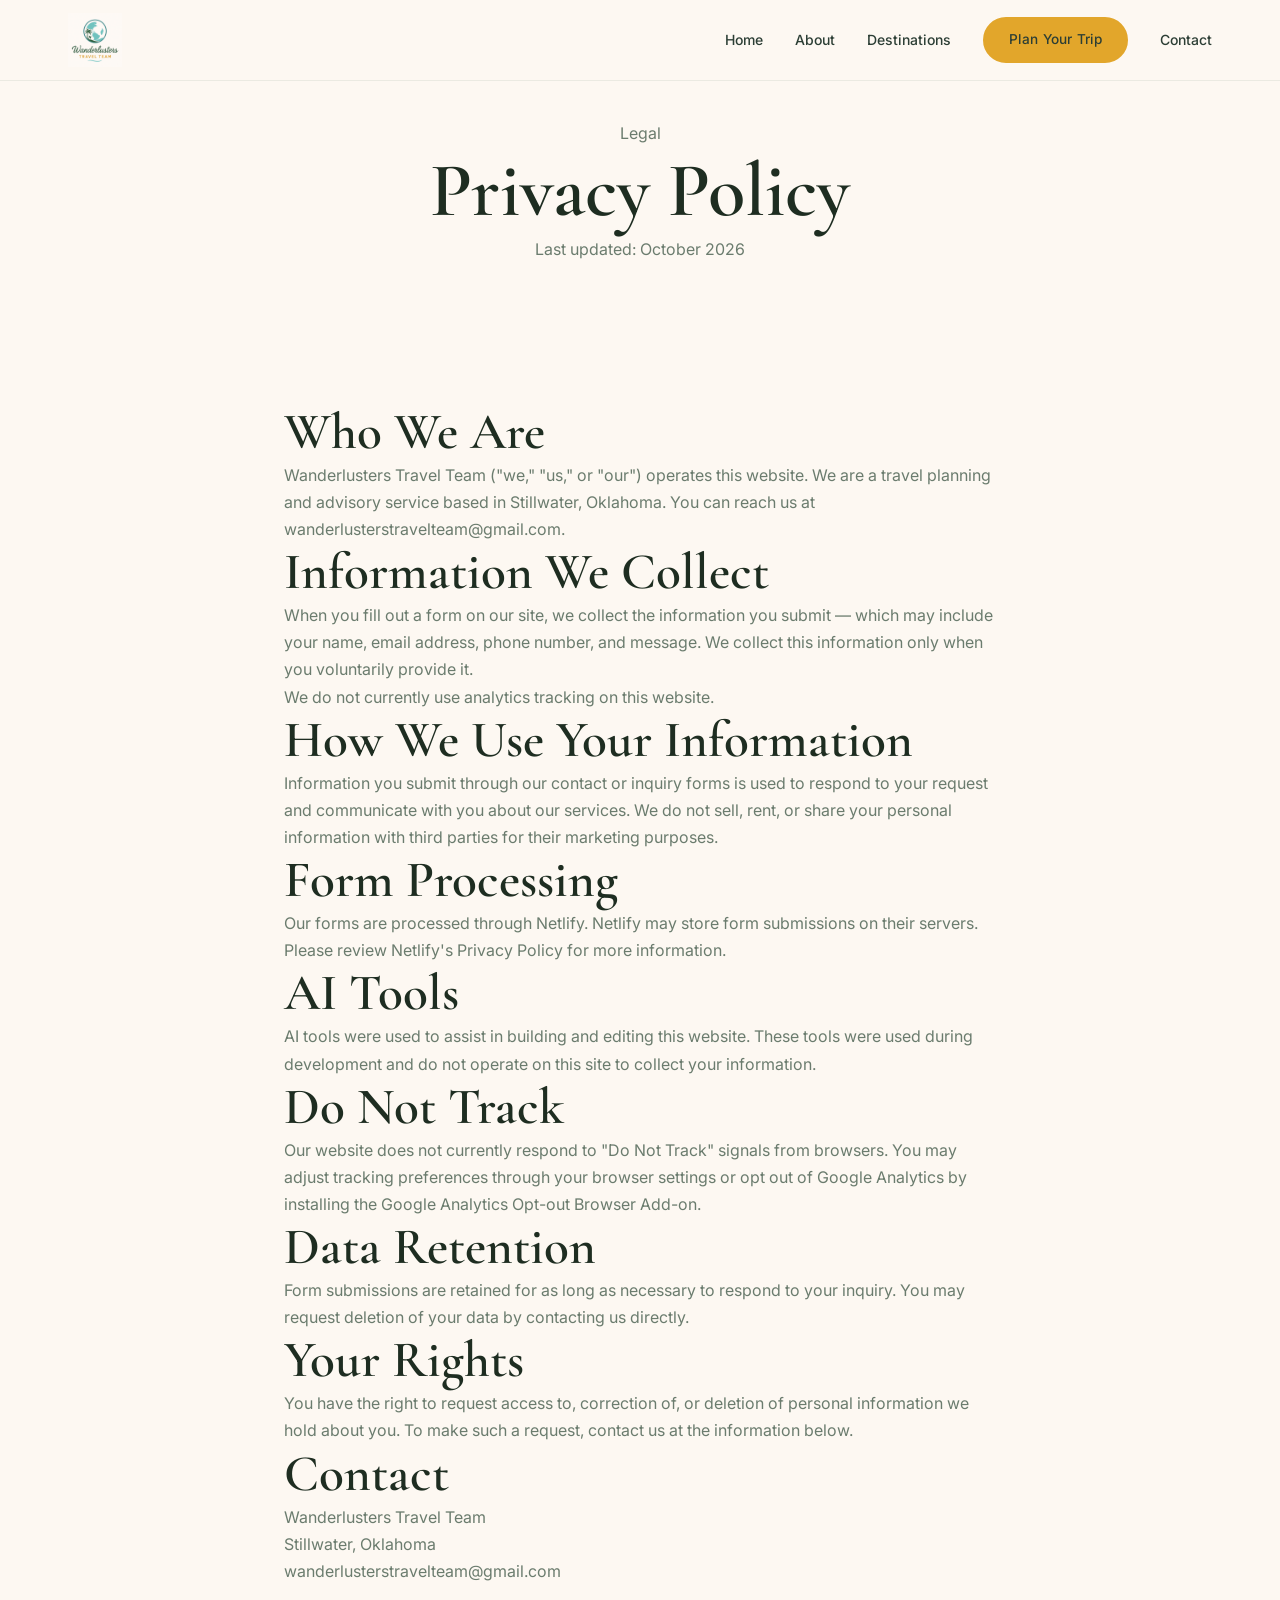
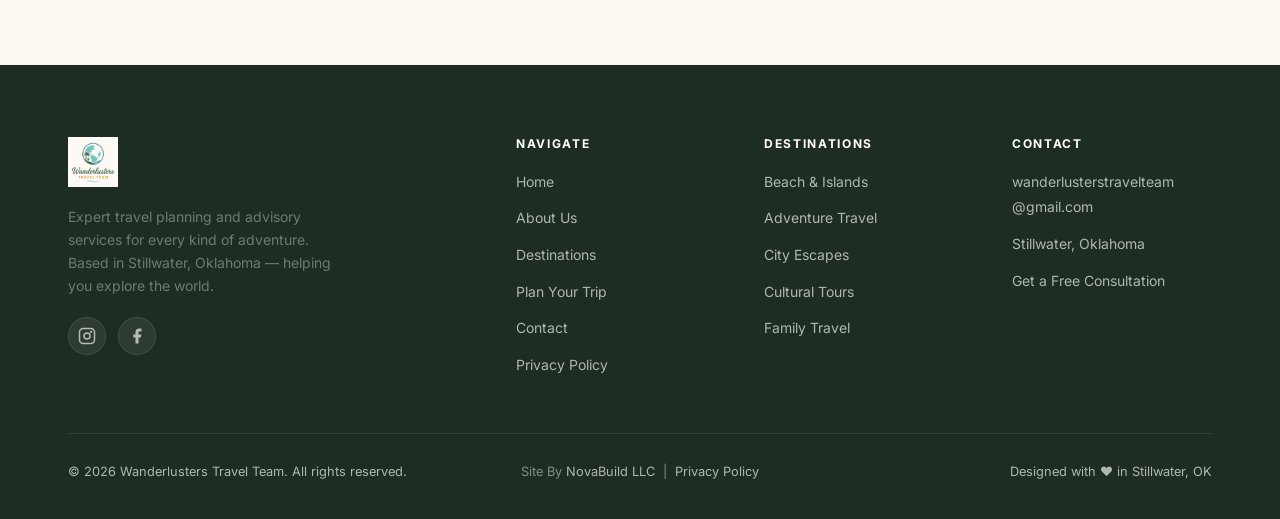
<file: privacy.html>
<!DOCTYPE html>
<html lang="en">
<head>
  <meta charset="UTF-8" />
  <meta name="viewport" content="width=device-width, initial-scale=1.0" />
  <title>Privacy Policy | Wanderlusters Travel Team</title>
  <meta name="description" content="Privacy Policy for Wanderlusters Travel Team — what information we collect, how we use it, and your rights." />
  <meta name="robots" content="noindex" />
  <link rel="stylesheet" href="css/style.css" />
</head>
<body>

  <!-- ═══ NAVBAR ═══ -->
  <nav class="navbar" role="navigation" aria-label="Main navigation">
    <div class="nav-inner">
      <a href="index.html" class="nav-logo" aria-label="Wanderlusters Home">
        <img src="assets/logo.jpeg" alt="Wanderlusters Travel Team" />
      </a>
      <div class="nav-links" role="menubar">
        <a href="index.html" role="menuitem">Home</a>
        <a href="about.html" role="menuitem">About</a>
        <a href="destinations.html" role="menuitem">Destinations</a>
        <a href="plan.html" class="btn btn-primary" role="menuitem">Plan Your Trip</a>
        <a href="contact.html" role="menuitem">Contact</a>
      </div>
      <button class="hamburger" aria-label="Open menu" aria-expanded="false">
        <span></span><span></span><span></span>
      </button>
    </div>
  </nav>

  <!-- Mobile Nav -->
  <div class="mobile-nav" role="menu">
    <a href="index.html" role="menuitem">Home</a>
    <a href="about.html" role="menuitem">About</a>
    <a href="destinations.html" role="menuitem">Destinations</a>
    <a href="contact.html" role="menuitem">Contact</a>
    <a href="plan.html" class="btn btn-primary" role="menuitem">Plan Your Trip</a>
  </div>

  <main>
    <div class="page-hero" style="padding: 120px 0 60px; text-align: center;">
      <p class="eyebrow">Legal</p>
      <h1>Privacy Policy</h1>
      <p>Last updated: October 2026</p>
    </div>

    <section style="padding: 80px 0;">
      <div class="container" style="max-width: 760px; margin: 0 auto; padding: 0 24px;">

        <h2>Who We Are</h2>
        <p>Wanderlusters Travel Team ("we," "us," or "our") operates this website. We are a travel planning and advisory service based in Stillwater, Oklahoma. You can reach us at <a href="mailto:wanderlusterstravelteam@gmail.com">wanderlusterstravelteam@gmail.com</a>.</p>

        <h2>Information We Collect</h2>
        <p>When you fill out a form on our site, we collect the information you submit — which may include your name, email address, phone number, and message. We collect this information only when you voluntarily provide it.</p>
        <p>We do not currently use analytics tracking on this website.</p>

        <h2>How We Use Your Information</h2>
        <p>Information you submit through our contact or inquiry forms is used to respond to your request and communicate with you about our services. We do not sell, rent, or share your personal information with third parties for their marketing purposes.</p>

        <h2>Form Processing</h2>
        <p>Our forms are processed through Netlify. Netlify may store form submissions on their servers. Please review <a href="https://www.netlify.com/privacy/" target="_blank" rel="noopener">Netlify's Privacy Policy</a> for more information.</p>

        <h2>AI Tools</h2>
        <p>AI tools were used to assist in building and editing this website. These tools were used during development and do not operate on this site to collect your information.</p>

        <h2>Do Not Track</h2>
        <p>Our website does not currently respond to "Do Not Track" signals from browsers. You may adjust tracking preferences through your browser settings or opt out of Google Analytics by installing the <a href="https://tools.google.com/dlpage/gaoptout" target="_blank" rel="noopener">Google Analytics Opt-out Browser Add-on</a>.</p>

        <h2>Data Retention</h2>
        <p>Form submissions are retained for as long as necessary to respond to your inquiry. You may request deletion of your data by contacting us directly.</p>

        <h2>Your Rights</h2>
        <p>You have the right to request access to, correction of, or deletion of personal information we hold about you. To make such a request, contact us at the information below.</p>

        <h2>Contact</h2>
        <p>Wanderlusters Travel Team<br>
        Stillwater, Oklahoma<br>
        <a href="mailto:wanderlusterstravelteam@gmail.com">wanderlusterstravelteam@gmail.com</a></p>

      </div>
    </section>
  </main>

  <!-- ═══ FOOTER ═══ -->
  <footer class="footer">
    <div class="container">
      <div class="footer-grid">
        <div class="footer-brand">
          <img src="assets/logo.jpeg" alt="Wanderlusters Travel Team" class="footer-logo" />
          <p>Expert travel planning and advisory services for every kind of adventure. Based in Stillwater, Oklahoma — helping you explore the world.</p>
          <div class="footer-social">
            <a href="https://www.instagram.com/wanderlusterstravelteam?igsh=MXJ0aWpsd3dhaW41Mw==" class="social-icon" aria-label="Instagram" target="_blank" rel="noopener noreferrer"><svg xmlns="http://www.w3.org/2000/svg" width="18" height="18" viewBox="0 0 24 24" fill="none" stroke="currentColor" stroke-width="2" stroke-linecap="round" stroke-linejoin="round" aria-hidden="true"><rect x="2" y="2" width="20" height="20" rx="5"/><circle cx="12" cy="12" r="4"/><circle cx="17.5" cy="6.5" r="1.5" fill="currentColor" stroke="none"/></svg></a>
            <a href="https://www.facebook.com/share/18E2jfT5Za/?mibextid=wwXIfr" class="social-icon" aria-label="Facebook" target="_blank" rel="noopener noreferrer"><svg xmlns="http://www.w3.org/2000/svg" width="18" height="18" viewBox="0 0 24 24" fill="currentColor" aria-hidden="true"><path d="M18 2h-3a5 5 0 0 0-5 5v3H7v4h3v8h4v-8h3l1-4h-4V7a1 1 0 0 1 1-1h3z"/></svg></a>
          </div>
        </div>
        <div class="footer-col">
          <h4>Navigate</h4>
          <ul>
            <li><a href="index.html">Home</a></li>
            <li><a href="about.html">About Us</a></li>
            <li><a href="destinations.html">Destinations</a></li>
            <li><a href="plan.html">Plan Your Trip</a></li>
            <li><a href="contact.html">Contact</a></li>
            <li><a href="privacy.html">Privacy Policy</a></li>
          </ul>
        </div>
        <div class="footer-col">
          <h4>Destinations</h4>
          <ul>
            <li><a href="destinations.html">Beach &amp; Islands</a></li>
            <li><a href="destinations.html">Adventure Travel</a></li>
            <li><a href="destinations.html">City Escapes</a></li>
            <li><a href="destinations.html">Cultural Tours</a></li>
            <li><a href="destinations.html">Family Travel</a></li>
          </ul>
        </div>
        <div class="footer-col">
          <h4>Contact</h4>
          <ul>
            <li><a href="mailto:wanderlusterstravelteam@gmail.com">wanderlusterstravelteam<br>@gmail.com</a></li>
            <li><a href="contact.html">Stillwater, Oklahoma</a></li>
            <li><a href="plan.html">Get a Free Consultation</a></li>
          </ul>
        </div>
      </div>
      <div class="footer-bottom">
        <span>&copy; 2026 Wanderlusters Travel Team. All rights reserved.</span>
        <span class="footer-credit">Site By <a href="https://www.novabuildweb.com" target="_blank" rel="noopener noreferrer">NovaBuild LLC</a> &nbsp;|&nbsp; <a href="privacy.html">Privacy Policy</a></span>
        <span>Designed with ❤️ in Stillwater, OK</span>
      </div>
    </div>
  </footer>

  <script src="js/main.js"></script>
</body>
</html>
</file>
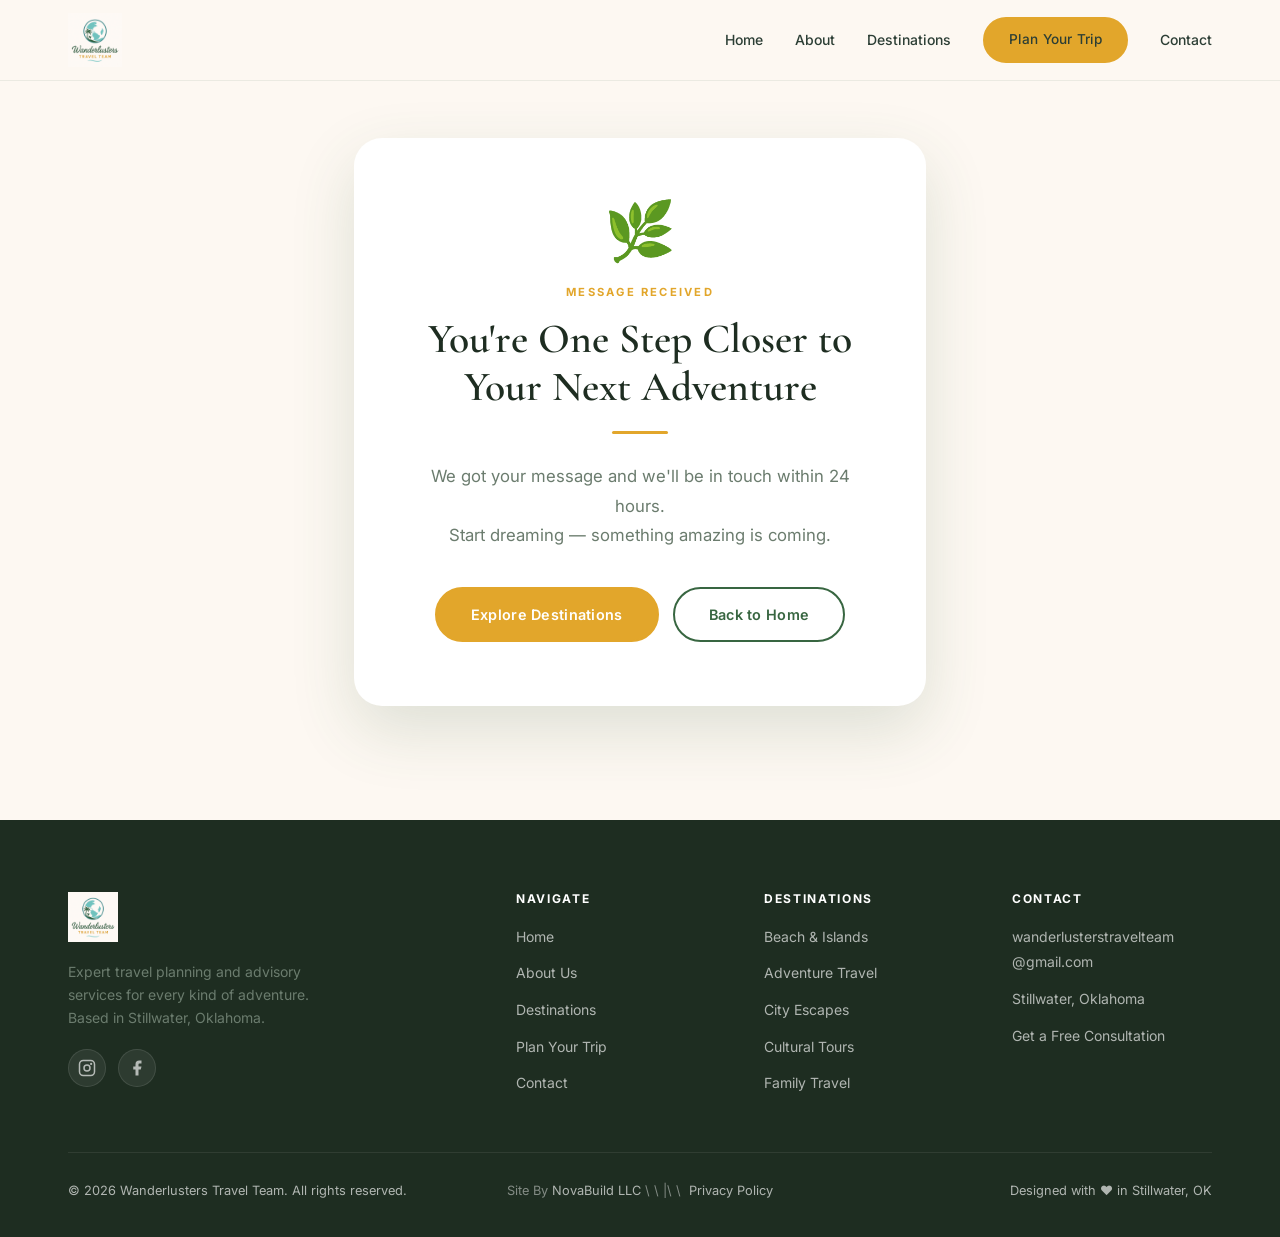
<file: success.html>
<!DOCTYPE html>
<html lang="en">
<head>
  <meta charset="UTF-8" />
  <meta name="viewport" content="width=device-width, initial-scale=1.0" />
  <title>You're All Set — Wanderlusters Travel Team</title>
  <meta name="description" content="We received your inquiry and will be in touch within 24 hours." />
  <link rel="stylesheet" href="css/style.css" />
</head>
<body>

  <!-- ═══ NAVBAR ═══ -->
  <nav class="navbar" role="navigation" aria-label="Main navigation">
    <div class="nav-inner">
      <a href="index.html" class="nav-logo" aria-label="Wanderlusters Home">
        <img src="assets/logo.jpeg" alt="Wanderlusters Travel Team" />
      </a>
      <div class="nav-links" role="menubar">
        <a href="index.html" role="menuitem">Home</a>
        <a href="about.html" role="menuitem">About</a>
        <a href="destinations.html" role="menuitem">Destinations</a>
        <a href="plan.html" class="btn btn-primary" role="menuitem">Plan Your Trip</a>
        <a href="contact.html" role="menuitem">Contact</a>
      </div>
      <button class="hamburger" aria-label="Open menu" aria-expanded="false">
        <span></span><span></span><span></span>
      </button>
    </div>
  </nav>
  <div class="mobile-nav" role="menu">
    <a href="index.html">Home</a>
    <a href="about.html">About</a>
    <a href="destinations.html">Destinations</a>
    <a href="contact.html">Contact</a>
    <a href="plan.html" class="btn btn-primary">Plan Your Trip</a>
  </div>

  <!-- ═══ SUCCESS SECTION ═══ -->
  <section class="success-page">
    <div class="container">
      <div class="success-card fade-up">
        <div class="success-icon">🌿</div>
        <span class="section-label">Message Received</span>
        <h1 class="success-heading">You're One Step Closer to<br>Your Next Adventure</h1>
        <div class="divider centered"></div>
        <p class="success-body">We got your message and we'll be in touch within 24 hours.<br>Start dreaming — something amazing is coming.</p>
        <div class="success-actions">
          <a href="destinations.html" class="btn btn-primary">Explore Destinations</a>
          <a href="index.html" class="btn btn-outline-dark">Back to Home</a>
        </div>
      </div>
    </div>
  </section>

  <!-- ═══ FOOTER ═══ -->
  <footer class="footer">
    <div class="container">
      <div class="footer-grid">
        <div class="footer-brand">
          <img src="assets/logo.jpeg" alt="Wanderlusters Travel Team" class="footer-logo" />
          <p>Expert travel planning and advisory services for every kind of adventure. Based in Stillwater, Oklahoma.</p>
          <div class="footer-social">
            <a href="https://www.instagram.com/wanderlusterstravelteam?igsh=MXJ0aWpsd3dhaW41Mw==" class="social-icon" aria-label="Instagram" target="_blank" rel="noopener noreferrer"><svg xmlns="http://www.w3.org/2000/svg" width="18" height="18" viewBox="0 0 24 24" fill="none" stroke="currentColor" stroke-width="2" stroke-linecap="round" stroke-linejoin="round" aria-hidden="true"><rect x="2" y="2" width="20" height="20" rx="5"/><circle cx="12" cy="12" r="4"/><circle cx="17.5" cy="6.5" r="1.5" fill="currentColor" stroke="none"/></svg></a>
            <a href="https://www.facebook.com/share/18E2jfT5Za/?mibextid=wwXIfr" class="social-icon" aria-label="Facebook" target="_blank" rel="noopener noreferrer"><svg xmlns="http://www.w3.org/2000/svg" width="18" height="18" viewBox="0 0 24 24" fill="currentColor" aria-hidden="true"><path d="M18 2h-3a5 5 0 0 0-5 5v3H7v4h3v8h4v-8h3l1-4h-4V7a1 1 0 0 1 1-1h3z"/></svg></a>
          </div>
        </div>
        <div class="footer-col">
          <h4>Navigate</h4>
          <ul>
            <li><a href="index.html">Home</a></li>
            <li><a href="about.html">About Us</a></li>
            <li><a href="destinations.html">Destinations</a></li>
            <li><a href="plan.html">Plan Your Trip</a></li>
            <li><a href="contact.html">Contact</a></li>
          </ul>
        </div>
        <div class="footer-col">
          <h4>Destinations</h4>
          <ul>
            <li><a href="destinations.html">Beach &amp; Islands</a></li>
            <li><a href="destinations.html">Adventure Travel</a></li>
            <li><a href="destinations.html">City Escapes</a></li>
            <li><a href="destinations.html">Cultural Tours</a></li>
            <li><a href="destinations.html">Family Travel</a></li>
          </ul>
        </div>
        <div class="footer-col">
          <h4>Contact</h4>
          <ul>
            <li><a href="mailto:wanderlusterstravelteam@gmail.com">wanderlusterstravelteam<br>@gmail.com</a></li>
            <li><a href="contact.html">Stillwater, Oklahoma</a></li>
            <li><a href="plan.html">Get a Free Consultation</a></li>
          </ul>
        </div>
      </div>
      <div class="footer-bottom">
        <span>&copy; 2026 Wanderlusters Travel Team. All rights reserved.</span>
        <span class="footer-credit">Site By <a href="https://www.novabuildweb.com" target="_blank" rel="noopener noreferrer">NovaBuild LLC</a> \&nbsp;\&nbsp;|\&nbsp;\&nbsp; <a href="privacy.html">Privacy Policy</a></span>
        <span>Designed with ❤️ in Stillwater, OK</span>
      </div>
    </div>
  </footer>

  <script src="js/main.js"></script>
</body>
</html>
</file>
<file: css/style.css>
/* ============================================================
   WANDERLUSTERS TRAVEL TEAM — Global Stylesheet
   ============================================================ */

@import url('https://fonts.googleapis.com/css2?family=Cormorant+Garamond:ital,wght@0,400;0,500;0,600;0,700;1,400;1,600&family=Inter:wght@300;400;500;600;700&display=swap');

/* ── Variables ── */
:root {
  --green:      #386641;
  --teal:       #4A8989;
  --light-teal: #81C0C0;
  --gold:       #E2A62B;
  --cream:      #FDF8F2;
  --dark:       #1E2D21;
  --text:       #2C3E35;
  --muted:      #6B7C6E;
  --white:      #FFFFFF;
  --shadow-sm:  0 2px 12px rgba(56,102,65,0.07);
  --shadow-md:  0 8px 32px rgba(56,102,65,0.11);
  --shadow-lg:  0 24px 64px rgba(56,102,65,0.16);
  --radius-sm:  8px;
  --radius-md:  16px;
  --radius-lg:  28px;
  --nav-height: 80px;
  --ease:       0.25s ease;
  --max-w:      1200px;
}

/* ── Reset ── */
*, *::before, *::after { box-sizing: border-box; margin: 0; padding: 0; }
html { scroll-behavior: smooth; }
body {
  background: var(--cream);
  color: var(--text);
  font-family: 'Inter', system-ui, sans-serif;
  font-size: 16px;
  line-height: 1.6;
  -webkit-font-smoothing: antialiased;
}
img { display: block; max-width: 100%; }
a  { color: inherit; text-decoration: none; }
ul { list-style: none; }
button { cursor: pointer; font-family: inherit; }

/* ── Typography ── */
h1, h2, h3, h4 {
  font-family: 'Cormorant Garamond', Georgia, serif;
  line-height: 1.15;
  color: var(--dark);
}
h1 { font-size: clamp(2.6rem, 6vw, 4.8rem); font-weight: 600; }
h2 { font-size: clamp(2rem, 4vw, 3.2rem);   font-weight: 600; }
h3 { font-size: clamp(1.3rem, 2.5vw, 1.9rem); font-weight: 500; }
h4 { font-size: 1.15rem; font-weight: 500; }
p  { color: var(--muted); font-size: 1rem; line-height: 1.7; }

.section-label {
  display: block;
  font-size: 0.7rem;
  font-weight: 700;
  letter-spacing: 0.2em;
  text-transform: uppercase;
  color: var(--gold);
  margin-bottom: 14px;
}

/* ── Layout ── */
.container   { max-width: var(--max-w); margin: 0 auto; padding: 0 28px; }
.section     { padding: 108px 0; }
.section-sm  { padding: 64px 0; }
.text-center { text-align: center; }

/* ── Buttons ── */
.btn {
  display: inline-flex;
  align-items: center;
  justify-content: center;
  gap: 8px;
  padding: 14px 34px;
  border-radius: 99px;
  font-size: 0.9rem;
  font-weight: 600;
  font-family: 'Inter', sans-serif;
  letter-spacing: 0.02em;
  border: 2px solid transparent;
  transition: all var(--ease);
  white-space: nowrap;
}
.btn-primary          { background: var(--gold); color: var(--white); border-color: var(--gold); }
.btn-primary:hover    { background: #c98e1f; border-color: #c98e1f; transform: translateY(-2px); box-shadow: 0 8px 24px rgba(226,166,43,0.38); }
.btn-outline          { background: transparent; color: var(--white); border-color: rgba(255,255,255,0.65); }
.btn-outline:hover    { background: rgba(255,255,255,0.15); border-color: var(--white); }
.btn-green            { background: var(--green); color: var(--white); border-color: var(--green); }
.btn-green:hover      { background: #2d5234; border-color: #2d5234; transform: translateY(-2px); box-shadow: 0 8px 24px rgba(56,102,65,0.35); }
.btn-outline-dark     { background: transparent; color: var(--green); border-color: var(--green); }
.btn-outline-dark:hover { background: var(--green); color: var(--white); }

/* ── Navbar ── */
.navbar {
  position: fixed;
  top: 0; left: 0; right: 0;
  z-index: 1000;
  height: var(--nav-height);
  display: flex;
  align-items: center;
  transition: background var(--ease), box-shadow var(--ease);
}
.navbar.transparent { background: transparent; }
.navbar.scrolled, .navbar.solid {
  background: rgba(253,248,242,0.97);
  backdrop-filter: blur(16px);
  -webkit-backdrop-filter: blur(16px);
  box-shadow: 0 1px 0 rgba(56,102,65,0.09);
}
.nav-inner {
  display: flex;
  align-items: center;
  justify-content: space-between;
  width: 100%;
  max-width: var(--max-w);
  margin: 0 auto;
  padding: 0 28px;
}
.nav-logo img { height: 54px; width: auto; }

.nav-links {
  display: flex;
  align-items: center;
  gap: 32px;
}
.nav-links > a {
  font-size: 0.875rem;
  font-weight: 500;
  color: var(--text);
  position: relative;
  transition: color var(--ease);
}
.nav-links > a::after {
  content: '';
  position: absolute;
  bottom: -4px; left: 0; right: 0;
  height: 2px;
  background: var(--gold);
  transform: scaleX(0);
  transition: transform var(--ease);
}
.nav-links > a:hover          { color: var(--green); }
.nav-links > a:hover::after,
.nav-links > a.active::after  { transform: scaleX(1); }
.nav-links > a.active         { color: var(--green); font-weight: 600; }
.nav-links .btn               { padding: 10px 24px; font-size: 0.85rem; }

.navbar.transparent .nav-links > a       { color: rgba(255,255,255,0.92); }
.navbar.transparent .nav-links > a:hover { color: var(--white); }

/* Hamburger */
.hamburger {
  display: none;
  flex-direction: column;
  gap: 5px;
  background: none;
  border: none;
  padding: 6px;
}
.hamburger span {
  display: block;
  width: 24px; height: 2px;
  background: var(--text);
  border-radius: 2px;
  transition: all 0.3s;
}
.navbar.transparent .hamburger span { background: var(--white); }

/* Mobile nav drawer */
.mobile-nav {
  display: none;
  position: fixed;
  top: var(--nav-height); left: 0; right: 0;
  background: var(--cream);
  padding: 20px 24px 28px;
  box-shadow: var(--shadow-md);
  z-index: 999;
  flex-direction: column;
  gap: 4px;
  border-top: 1px solid rgba(56,102,65,0.07);
}
.mobile-nav.open { display: flex; }
.mobile-nav a {
  padding: 13px 16px;
  font-size: 1rem;
  font-weight: 500;
  color: var(--text);
  border-radius: var(--radius-sm);
  transition: background var(--ease), color var(--ease);
}
.mobile-nav a:hover         { background: rgba(56,102,65,0.06); color: var(--green); }
.mobile-nav .btn            { margin-top: 10px; text-align: center; }

/* ── Hero ── */
.hero {
  position: relative;
  height: 100vh;
  min-height: 620px;
  display: flex;
  align-items: center;
  overflow: hidden;
}
.hero-bg {
  position: absolute;
  inset: 0;
  background-size: cover;
  background-position: center;
  background-repeat: no-repeat;
}
.hero-bg::after {
  content: '';
  position: absolute;
  inset: 0;
  background: linear-gradient(
    140deg,
    rgba(30,45,33,0.75) 0%,
    rgba(56,102,65,0.48) 45%,
    rgba(74,137,137,0.32) 100%
  );
}
.hero-content {
  position: relative;
  z-index: 1;
  width: 100%;
  max-width: var(--max-w);
  margin: 0 auto;
  padding: calc(var(--nav-height) + 20px) 28px 0;
}
.hero-content h1          { color: var(--white); margin-bottom: 22px; }
.hero-content p           { color: rgba(255,255,255,0.86); font-size: 1.15rem; max-width: 560px; margin-bottom: 40px; }
.hero-cta                 { display: flex; gap: 16px; flex-wrap: wrap; }
.hero-sm                  { height: 52vh; min-height: 380px; }
.hero-sm .hero-content    { padding-top: calc(var(--nav-height) + 40px); }

/* Scroll indicator */
.scroll-hint {
  position: absolute;
  bottom: 36px; left: 50%;
  transform: translateX(-50%);
  z-index: 1;
  display: flex;
  flex-direction: column;
  align-items: center;
  gap: 8px;
  color: rgba(255,255,255,0.55);
  font-size: 0.7rem;
  letter-spacing: 0.15em;
  text-transform: uppercase;
}
.scroll-hint-line {
  width: 1px;
  height: 48px;
  background: linear-gradient(to bottom, transparent, rgba(255,255,255,0.45));
  animation: scrollPulse 2s ease infinite;
}
@keyframes scrollPulse {
  0%, 100% { opacity: 0.4; }
  50%       { opacity: 1; }
}

/* ── Section Headings ── */
.section-heading          { margin-bottom: 60px; }
.section-heading h2       { margin-bottom: 16px; }
.section-heading p        { font-size: 1.05rem; max-width: 580px; }
.section-heading.centered { text-align: center; }
.section-heading.centered p { margin: 0 auto; }

/* ── Destination Cards ── */
.card-grid   { display: grid; grid-template-columns: repeat(3, 1fr); gap: 28px; }
.card-grid-2 { grid-template-columns: repeat(2, 1fr); }

.dest-card {
  border-radius: var(--radius-md);
  overflow: hidden;
  background: var(--white);
  box-shadow: var(--shadow-sm);
  transition: transform var(--ease), box-shadow var(--ease);
}
.dest-card:hover { transform: translateY(-7px); box-shadow: var(--shadow-lg); }

.dest-card-img       { height: 230px; overflow: hidden; position: relative; }
.dest-card-img img   { width: 100%; height: 100%; object-fit: cover; transition: transform 0.45s ease; }
.dest-card:hover .dest-card-img img { transform: scale(1.07); }

.dest-card-badge {
  position: absolute;
  top: 14px; left: 14px;
  background: var(--gold);
  color: var(--white);
  font-size: 0.68rem;
  font-weight: 700;
  letter-spacing: 0.08em;
  text-transform: uppercase;
  padding: 5px 13px;
  border-radius: 99px;
}
.dest-card-body     { padding: 22px; }
.dest-card-body h3  { font-size: 1.3rem; margin-bottom: 7px; }
.dest-card-body p   { font-size: 0.875rem; line-height: 1.55; margin-bottom: 16px; }
.dest-card-footer   { display: flex; align-items: center; justify-content: space-between; }
.dest-tag {
  background: rgba(74,137,137,0.1);
  color: var(--teal);
  padding: 5px 13px;
  border-radius: 99px;
  font-size: 0.75rem;
  font-weight: 600;
}
.dest-card-footer a {
  font-size: 0.82rem;
  font-weight: 600;
  color: var(--green);
  transition: color var(--ease);
}
.dest-card-footer a:hover { color: var(--teal); }

/* ── Steps / How It Works ── */
.steps-grid { display: grid; grid-template-columns: repeat(3, 1fr); gap: 44px; text-align: center; }
.step-icon {
  width: 76px; height: 76px;
  border-radius: 50%;
  background: linear-gradient(135deg, var(--light-teal), var(--teal));
  display: flex; align-items: center; justify-content: center;
  margin: 0 auto 22px;
  font-size: 1.8rem;
}
.step-num {
  display: block;
  font-size: 0.72rem;
  font-weight: 700;
  color: var(--gold);
  letter-spacing: 0.18em;
  text-transform: uppercase;
  margin-bottom: 8px;
}
.step h3 { font-size: 1.35rem; margin-bottom: 12px; }
.step p  { font-size: 0.93rem; }

/* ── Value Props ── */
.values-grid  { display: grid; grid-template-columns: repeat(3, 1fr); gap: 28px; }
.value-item {
  padding: 36px 28px;
  border-radius: var(--radius-md);
  border: 1.5px solid rgba(129,192,192,0.22);
  background: var(--white);
  transition: border-color var(--ease), box-shadow var(--ease), transform var(--ease);
}
.value-item:hover { border-color: var(--light-teal); box-shadow: var(--shadow-md); transform: translateY(-4px); }
.value-icon  { font-size: 2.2rem; margin-bottom: 18px; }
.value-item h3 { font-size: 1.3rem; margin-bottom: 12px; }
.value-item p  { font-size: 0.9rem; }

/* ── Testimonials ── */
.testimonials-section             { background: var(--green); }
.testimonials-section .section-label { color: var(--light-teal); }
.testimonials-section h2          { color: var(--white); }
.testimonials-section > .container > .section-heading p { color: rgba(255,255,255,0.7); }

.testimonials-grid { display: grid; grid-template-columns: repeat(3, 1fr); gap: 24px; }
.testimonial-card {
  background: rgba(255,255,255,0.08);
  border: 1px solid rgba(255,255,255,0.13);
  border-radius: var(--radius-md);
  padding: 28px;
  transition: background var(--ease);
}
.testimonial-card:hover { background: rgba(255,255,255,0.13); }
.testimonial-stars  { color: var(--gold); font-size: 0.95rem; margin-bottom: 16px; letter-spacing: 2px; }
.testimonial-text   { color: rgba(255,255,255,0.88); font-size: 0.95rem; line-height: 1.7; font-style: italic; margin-bottom: 22px; }
.testimonial-author { display: flex; align-items: center; gap: 13px; }
.testimonial-avatar {
  width: 46px; height: 46px;
  border-radius: 50%;
  background: var(--light-teal);
  display: flex; align-items: center; justify-content: center;
  font-weight: 700; font-size: 1.05rem;
  color: var(--white); flex-shrink: 0;
}
.testimonial-name { font-weight: 600; font-size: 0.9rem; color: var(--white); display: block; }
.testimonial-loc  { font-size: 0.77rem; color: rgba(255,255,255,0.52); }

/* ── CTA Banner ── */
.cta-banner {
  background: linear-gradient(140deg, var(--teal) 0%, var(--green) 100%);
  text-align: center;
  padding: 96px 28px;
}
.cta-banner h2   { color: var(--white); margin-bottom: 16px; }
.cta-banner p    { color: rgba(255,255,255,0.8); font-size: 1.1rem; margin: 0 auto 36px; max-width: 540px; }
.cta-banner .btn-primary { box-shadow: 0 8px 28px rgba(226,166,43,0.4); }

/* ── Divider ── */
.divider {
  width: 56px; height: 3px;
  background: var(--gold);
  border-radius: 2px;
  margin: 20px 0 28px;
}
.divider.centered { margin: 20px auto 28px; }

/* ── Forms ── */
.form-grid    { display: grid; grid-template-columns: 1fr 1fr; gap: 20px; }
.form-group   { display: flex; flex-direction: column; gap: 7px; }
.form-group.full { grid-column: 1 / -1; }

label {
  font-size: 0.82rem;
  font-weight: 600;
  color: var(--text);
  letter-spacing: 0.02em;
}
input[type="text"],
input[type="email"],
input[type="tel"],
input[type="number"],
input[type="date"],
select,
textarea {
  padding: 13px 16px;
  border: 1.5px solid rgba(74,137,137,0.22);
  border-radius: var(--radius-sm);
  background: var(--cream);
  color: var(--text);
  font-size: 0.95rem;
  font-family: 'Inter', sans-serif;
  outline: none;
  transition: border-color var(--ease), box-shadow var(--ease);
  width: 100%;
  -webkit-appearance: none;
}
input::placeholder, textarea::placeholder { color: #aabcb2; }
input:focus, select:focus, textarea:focus {
  border-color: var(--teal);
  box-shadow: 0 0 0 3px rgba(74,137,137,0.13);
  background: var(--white);
}
textarea  { resize: vertical; min-height: 130px; }
select    { cursor: pointer; background-image: url("data:image/svg+xml,%3Csvg xmlns='http://www.w3.org/2000/svg' width='12' height='8' viewBox='0 0 12 8'%3E%3Cpath d='M1 1l5 5 5-5' stroke='%236B7C6E' stroke-width='1.5' fill='none' stroke-linecap='round'/%3E%3C/svg%3E"); background-repeat: no-repeat; background-position: right 16px center; padding-right: 40px; }
.form-submit .btn { width: 100%; padding: 16px; font-size: 1rem; border-radius: var(--radius-sm); }

/* Checkbox group */
.checkbox-group     { display: flex; flex-wrap: wrap; gap: 10px; margin-top: 4px; }
.checkbox-label     { display: flex; align-items: center; gap: 8px; cursor: pointer; }
.checkbox-label input[type="checkbox"] {
  width: 18px; height: 18px;
  accent-color: var(--teal);
  flex-shrink: 0;
  border: none; box-shadow: none;
  padding: 0;
}
.checkbox-label span { font-size: 0.88rem; color: var(--text); }

/* ── About Page ── */
.about-story {
  display: grid;
  grid-template-columns: 1fr 1fr;
  gap: 80px;
  align-items: center;
}
.about-story-img   { border-radius: var(--radius-lg); overflow: hidden; height: 500px; }
.about-story-img img { width: 100%; height: 100%; object-fit: cover; }
.about-story-text p  { margin-bottom: 18px; font-size: 1rem; }

.team-grid { display: grid; grid-template-columns: repeat(3, 1fr); gap: 32px; }
.team-card { text-align: center; }
.team-card-img {
  width: 148px; height: 148px;
  border-radius: 50%;
  overflow: hidden;
  margin: 0 auto 22px;
  border: 3px solid var(--light-teal);
}
.team-card-img img  { width: 100%; height: 100%; object-fit: cover; }
.team-card h3       { font-size: 1.25rem; margin-bottom: 4px; }
.team-card .role    { font-size: 0.85rem; color: var(--teal); font-weight: 600; margin-bottom: 12px; display: block; }
.team-card p        { font-size: 0.875rem; }

/* ── Destinations Filter ── */
.filter-bar      { display: flex; gap: 10px; flex-wrap: wrap; margin-bottom: 52px; }
.filter-btn {
  padding: 9px 22px;
  border-radius: 99px;
  border: 1.5px solid rgba(74,137,137,0.28);
  background: var(--white);
  color: var(--muted);
  font-size: 0.84rem;
  font-weight: 500;
  font-family: 'Inter', sans-serif;
  transition: all var(--ease);
}
.filter-btn:hover, .filter-btn.active {
  background: var(--teal);
  color: var(--white);
  border-color: var(--teal);
}
.dest-item { transition: opacity 0.3s, transform 0.3s; }
.dest-item.hidden { display: none; }

/* ── Contact Page ── */
.contact-layout { display: grid; grid-template-columns: 1fr 1.6fr; gap: 80px; align-items: start; }
.contact-details { display: flex; flex-direction: column; gap: 22px; margin-top: 8px; }
.contact-item    { display: flex; gap: 16px; align-items: flex-start; }
.contact-icon {
  width: 46px; height: 46px;
  background: rgba(74,137,137,0.1);
  border-radius: var(--radius-sm);
  display: flex; align-items: center; justify-content: center;
  font-size: 1.15rem; flex-shrink: 0;
}
.ci-label {
  font-size: 0.75rem; font-weight: 700; color: var(--muted);
  text-transform: uppercase; letter-spacing: 0.1em;
  display: block; margin-bottom: 3px;
}
.ci-value { font-size: 0.95rem; color: var(--text); font-weight: 500; }

.contact-form-card { background: var(--white); border-radius: var(--radius-lg); padding: 44px; box-shadow: var(--shadow-md); }
.contact-form-card h3 { font-size: 1.6rem; margin-bottom: 28px; }

/* ── Success page ── */
.success-page {
  min-height: calc(100vh - var(--nav-height));
  display: flex;
  align-items: center;
  padding: 120px 0 96px;
  background: var(--cream);
}
.success-card {
  max-width: 620px;
  margin: 0 auto;
  text-align: center;
  background: var(--white);
  border-radius: var(--radius-lg);
  padding: 64px 56px;
  box-shadow: var(--shadow-lg);
}
.success-icon {
  font-size: 3.6rem;
  line-height: 1;
  margin-bottom: 24px;
}
.success-heading {
  font-size: clamp(1.8rem, 3.5vw, 2.6rem);
  color: var(--dark);
  margin-bottom: 0;
}
.success-body {
  font-size: 1.05rem;
  color: var(--muted);
  line-height: 1.75;
  max-width: 460px;
  margin: 0 auto;
}
.success-actions {
  display: flex;
  gap: 14px;
  justify-content: center;
  flex-wrap: wrap;
  margin-top: 36px;
}
@media (max-width: 480px) {
  .success-card { padding: 40px 24px; }
  .success-actions { flex-direction: column; align-items: center; }
}

/* ── Contact thank-you state ── */
.form-thankyou {
  display: flex;
  flex-direction: column;
  align-items: center;
  text-align: center;
  padding: 24px 0 8px;
}
.form-thankyou__icon {
  font-size: 3.2rem;
  margin-bottom: 22px;
  line-height: 1;
}
.form-thankyou__heading {
  font-size: clamp(1.6rem, 3vw, 2.2rem);
  color: var(--dark);
  margin-bottom: 0;
}
.form-thankyou__body {
  font-size: 1rem;
  color: var(--muted);
  max-width: 380px;
  line-height: 1.7;
  margin: 0 auto;
}
.form-thankyou__cta { margin-top: 32px; }

/* ── Plan Page ── */
.plan-layout { display: grid; grid-template-columns: 1fr 1.8fr; gap: 72px; align-items: start; }
.plan-sidebar h3   { font-size: 1.5rem; margin-bottom: 12px; }
.plan-sidebar p    { margin-bottom: 24px; font-size: 0.95rem; }
.plan-checklist    { display: flex; flex-direction: column; gap: 14px; }
.plan-check-item   { display: flex; gap: 13px; align-items: flex-start; }
.plan-check-icon   { width: 28px; height: 28px; border-radius: 50%; background: rgba(74,137,137,0.12); display: flex; align-items: center; justify-content: center; font-size: 0.85rem; flex-shrink: 0; margin-top: 1px; }
.plan-check-text   { font-size: 0.9rem; color: var(--text); font-weight: 500; }

.form-card { background: var(--white); border-radius: var(--radius-lg); padding: 44px; box-shadow: var(--shadow-md); }
.form-card h3 { font-size: 1.6rem; margin-bottom: 6px; }
.form-card .subtitle { font-size: 0.92rem; margin-bottom: 32px; }

/* ── Footer ── */
.footer { background: var(--dark); color: rgba(255,255,255,0.65); padding: 72px 0 36px; }
.footer-grid {
  display: grid;
  grid-template-columns: 2fr 1fr 1fr 1fr;
  gap: 48px;
  margin-bottom: 56px;
}
.footer-logo        { height: 50px; width: auto; margin-bottom: 18px; }
.footer-brand p     { font-size: 0.875rem; line-height: 1.65; max-width: 280px; }
.footer-col h4 {
  font-family: 'Inter', sans-serif;
  font-size: 0.75rem; font-weight: 700;
  letter-spacing: 0.14em; text-transform: uppercase;
  color: var(--white); margin-bottom: 18px;
}
.footer-col ul  { display: flex; flex-direction: column; gap: 11px; }
.footer-col a   { font-size: 0.875rem; transition: color var(--ease); }
.footer-col a:hover { color: var(--gold); }
.footer-social  { display: flex; gap: 12px; margin-top: 20px; }
.social-icon {
  width: 38px; height: 38px;
  border-radius: 50%;
  background: rgba(255,255,255,0.07);
  border: 1px solid rgba(255,255,255,0.1);
  display: flex; align-items: center; justify-content: center;
  font-size: 1rem;
  transition: background var(--ease), border-color var(--ease);
}
.social-icon:hover { background: var(--gold); border-color: var(--gold); }
.footer-bottom {
  border-top: 1px solid rgba(255,255,255,0.08);
  padding-top: 28px;
  display: flex;
  justify-content: space-between;
  align-items: center;
  font-size: 0.8rem;
  position: relative;
}
.footer-bottom a:hover { color: var(--gold); }
.footer-credit {
  position: absolute;
  left: 50%;
  transform: translateX(-50%);
  white-space: nowrap;
  color: rgba(255,255,255,0.45);
}
.footer-credit a { color: rgba(255,255,255,0.65); transition: color var(--ease); }
.footer-credit a:hover { color: var(--gold); }

/* ── Animations ── */
.fade-up { opacity: 0; transform: translateY(32px); transition: opacity 0.65s ease, transform 0.65s ease; }
.fade-up.visible { opacity: 1; transform: translateY(0); }
.fade-up.delay-1 { transition-delay: 0.1s; }
.fade-up.delay-2 { transition-delay: 0.2s; }
.fade-up.delay-3 { transition-delay: 0.3s; }
.fade-up.delay-4 { transition-delay: 0.4s; }
.fade-up.delay-5 { transition-delay: 0.5s; }

/* ── Responsive ── */
@media (max-width: 1024px) {
  .card-grid          { grid-template-columns: repeat(2, 1fr); }
  .footer-grid        { grid-template-columns: 1fr 1fr; gap: 36px; }
  .about-story        { grid-template-columns: 1fr; gap: 44px; }
  .contact-layout     { grid-template-columns: 1fr; gap: 44px; }
  .plan-layout        { grid-template-columns: 1fr; gap: 44px; }
  .testimonials-grid  { grid-template-columns: 1fr 1fr; }
  .values-grid        { grid-template-columns: 1fr 1fr; }
}
@media (max-width: 768px) {
  .section            { padding: 72px 0; }
  .section-heading    { margin-bottom: 40px; }
  .nav-links          { display: none; }
  .hamburger          { display: flex; }
  .card-grid          { grid-template-columns: 1fr; }
  .steps-grid         { grid-template-columns: 1fr; gap: 36px; }
  .values-grid        { grid-template-columns: 1fr; }
  .testimonials-grid  { grid-template-columns: 1fr; }
  .form-grid          { grid-template-columns: 1fr; }
  .team-grid          { grid-template-columns: 1fr 1fr; }
  .footer-grid        { grid-template-columns: 1fr; }
  .footer-bottom      { flex-direction: column; gap: 10px; text-align: center; }
  .footer-credit      { position: static; transform: none; }
  .hero-cta           { flex-direction: column; }
  .hero-cta .btn      { text-align: center; }
}
@media (max-width: 480px) {
  h1 { font-size: 2.3rem; }
  h2 { font-size: 1.9rem; }
  .contact-form-card  { padding: 28px 20px; }
  .form-card          { padding: 28px 20px; }
  .team-grid          { grid-template-columns: 1fr; }
}

/* ── Review Strip ── */
.review-strip {
  background: var(--green);
  padding: 40px 0;
}
.review-strip__inner {
  display: flex;
  flex-direction: column;
  align-items: center;
  text-align: center;
  gap: 12px;
  max-width: 720px;
  margin: 0 auto;
}
.review-strip__stars {
  color: var(--gold);
  font-size: 1.3rem;
  letter-spacing: 0.1em;
}
.review-strip__quote {
  font-family: 'Cormorant Garamond', serif;
  font-size: 1.35rem;
  font-style: italic;
  color: #fff;
  line-height: 1.5;
  margin: 0;
}
.review-strip__attr {
  font-size: 0.8rem;
  font-weight: 600;
  color: rgba(255,255,255,0.6);
  text-transform: uppercase;
  letter-spacing: 0.12em;
}

/* ── Email Bar ── */
.email-bar {
  background: var(--dark);
  padding: 52px 0;
}
.email-bar__inner {
  display: flex;
  align-items: center;
  justify-content: space-between;
  gap: 32px;
  flex-wrap: wrap;
}
.email-bar__text h3 {
  color: #fff;
  font-size: 1.8rem;
  margin-top: 6px;
}
.email-bar__link {
  display: inline-block;
  color: var(--light-teal);
  font-size: 1.05rem;
  font-weight: 600;
  border-bottom: 2px solid var(--light-teal);
  padding-bottom: 2px;
  transition: color var(--ease), border-color var(--ease);
  white-space: nowrap;
}
.email-bar__link:hover {
  color: #fff;
  border-color: #fff;
}
@media (max-width: 768px) {
  .email-bar__inner { flex-direction: column; text-align: center; }
}

/* ── Radio group ── */
.radio-group {
  display: flex;
  flex-wrap: wrap;
  gap: 10px;
  margin-top: 4px;
}
.radio-group--stacked {
  flex-direction: column;
  gap: 12px;
}
.radio-label {
  display: flex;
  align-items: center;
  gap: 10px;
  cursor: pointer;
}
.radio-label input[type="radio"] {
  width: 18px;
  height: 18px;
  accent-color: var(--teal);
  flex-shrink: 0;
  border: none;
  box-shadow: none;
  padding: 0;
  cursor: pointer;
}
.radio-label span {
  font-size: 0.9rem;
  color: var(--text);
}

/* ── Stacked checkboxes ── */
.checkbox-group--stacked {
  flex-direction: column;
  gap: 12px;
}

/* ── Form hint (inline label note) ── */
.form-hint {
  font-size: 0.75rem;
  font-weight: 400;
  color: var(--muted);
  font-style: italic;
  margin-left: 6px;
  letter-spacing: 0;
  text-transform: none;
}
</file>
